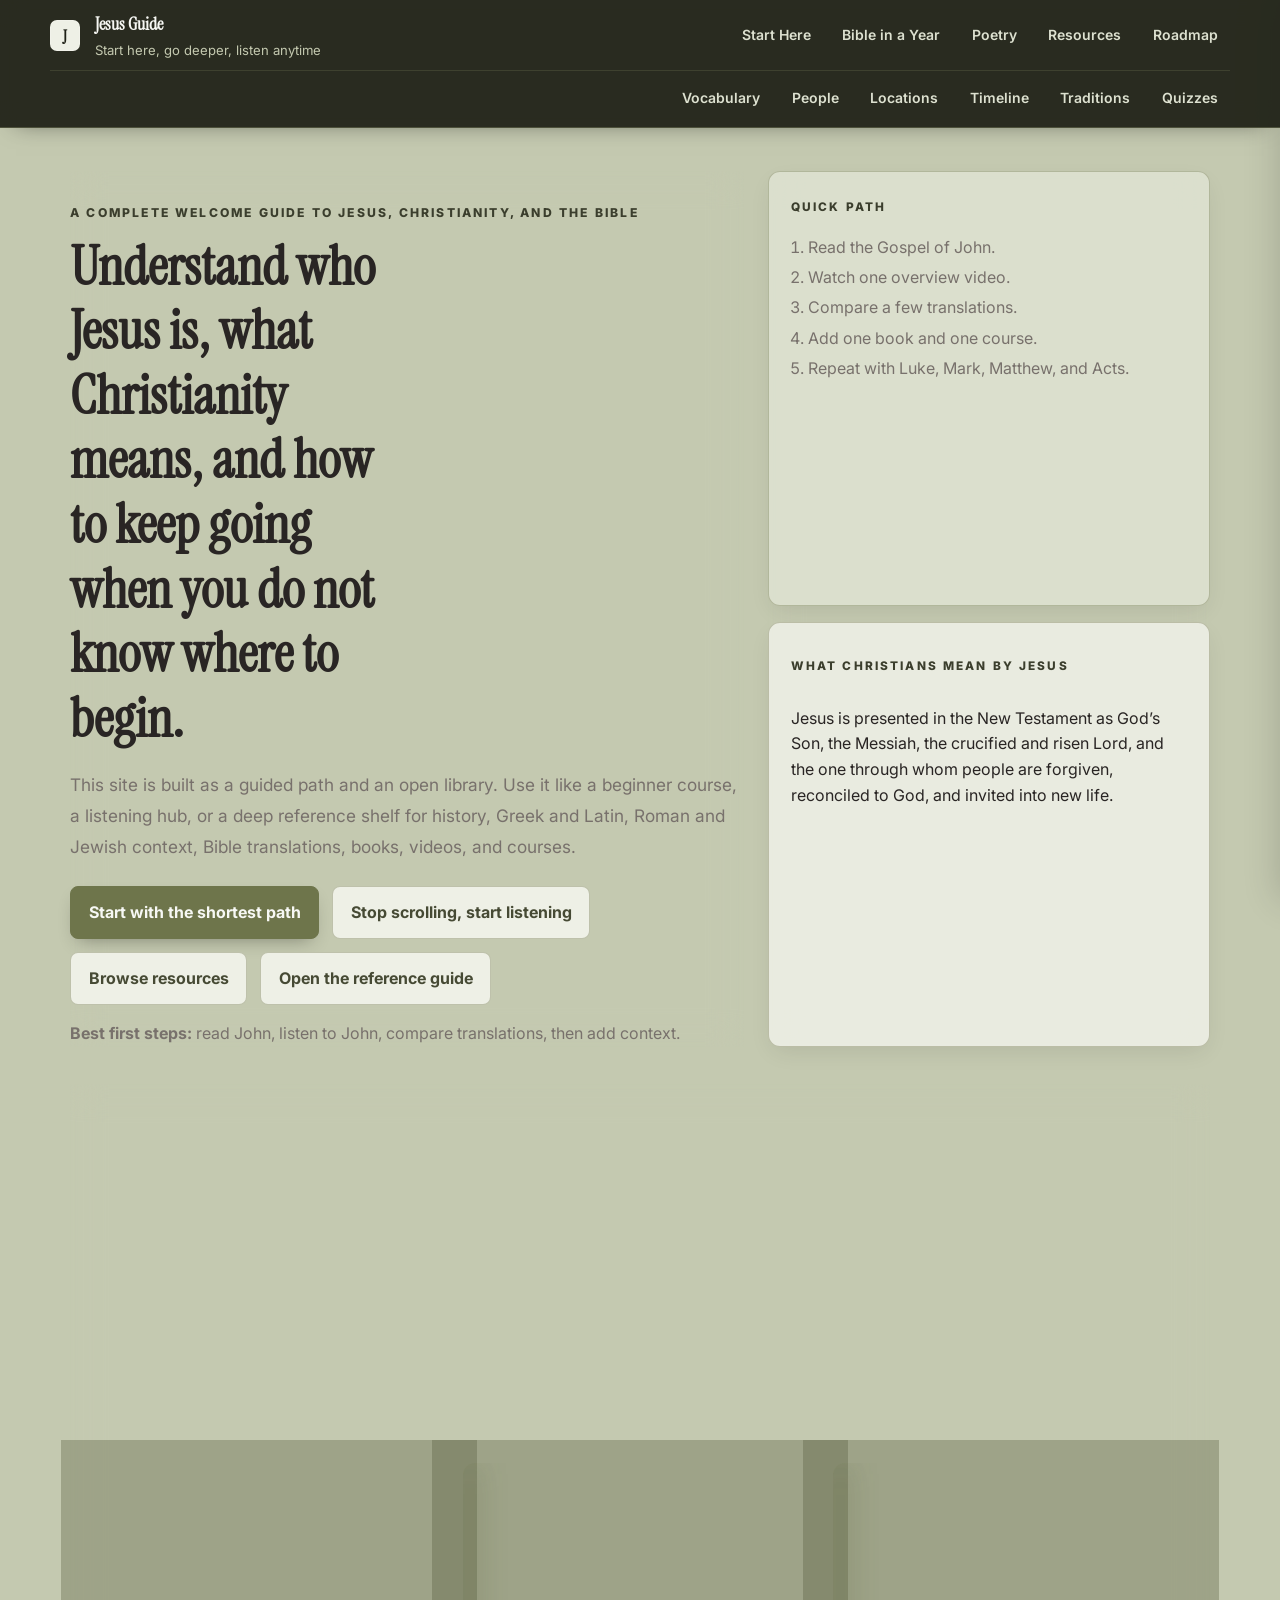
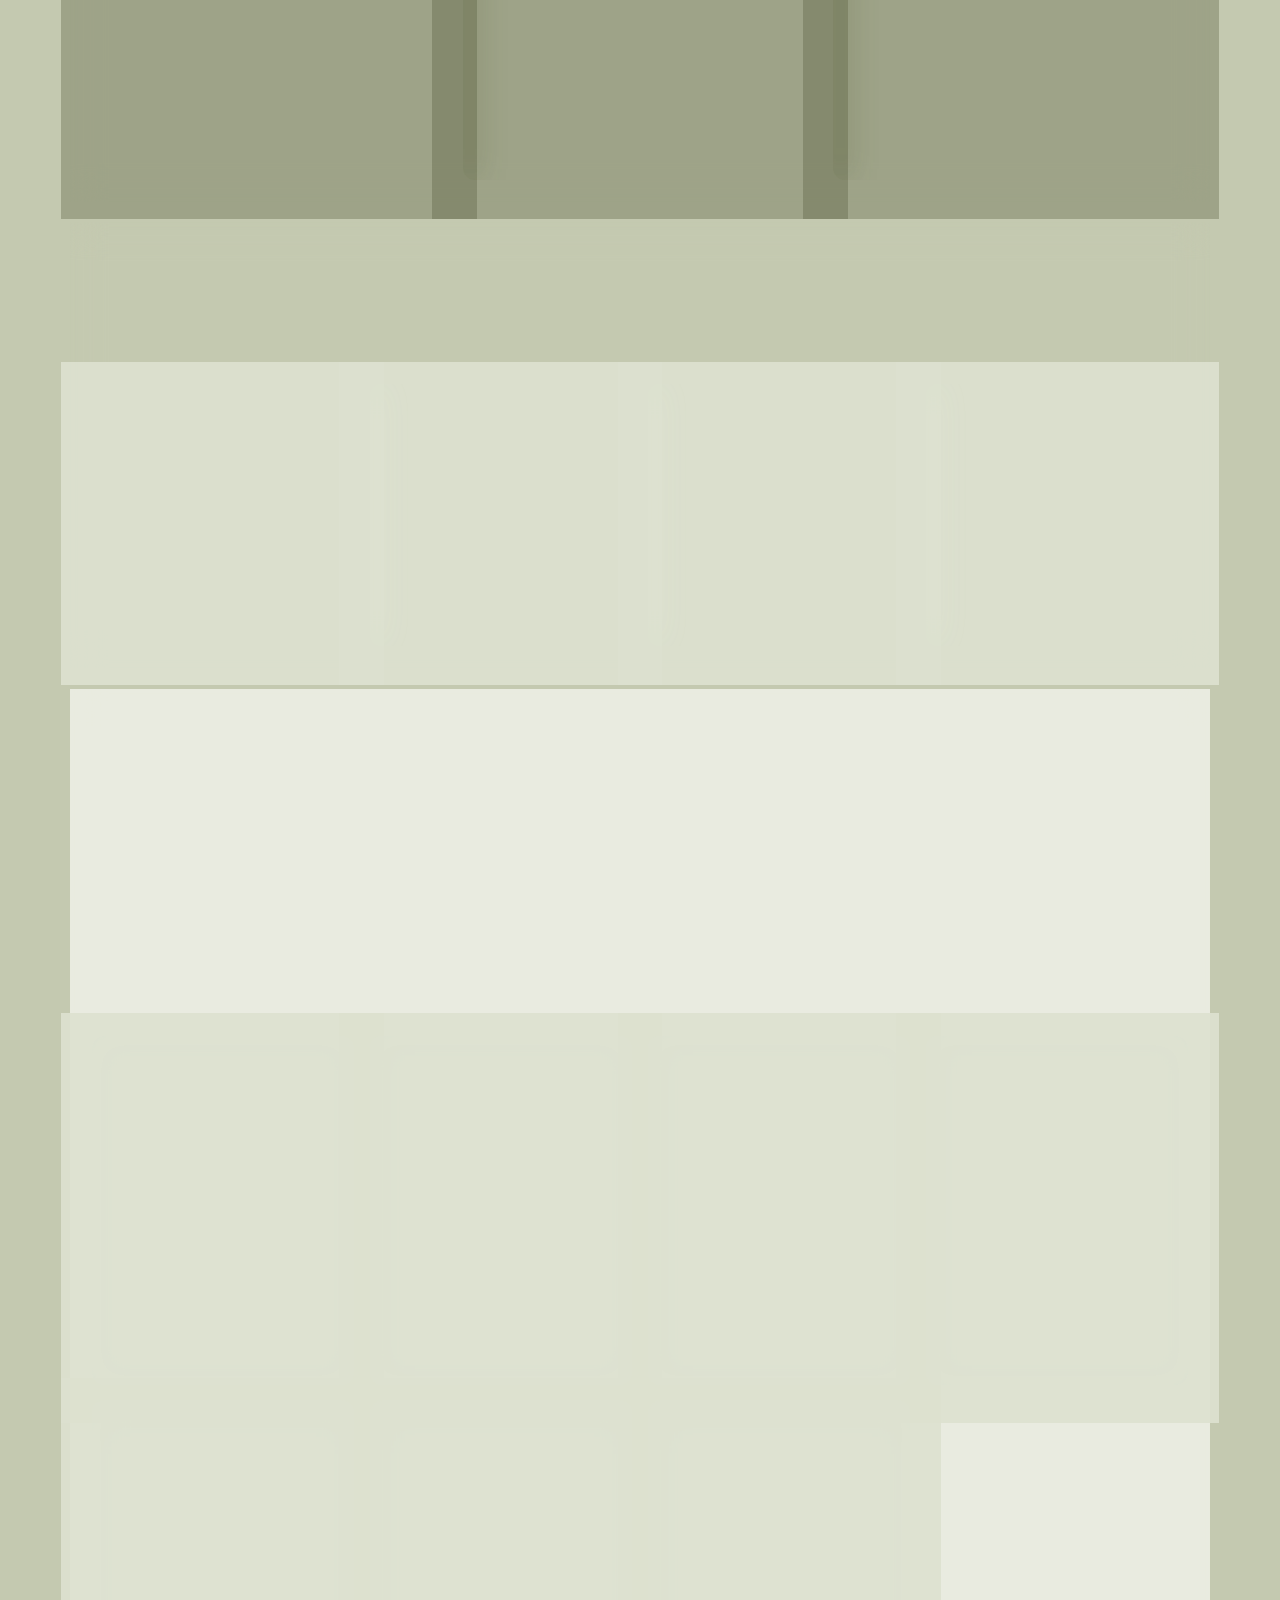
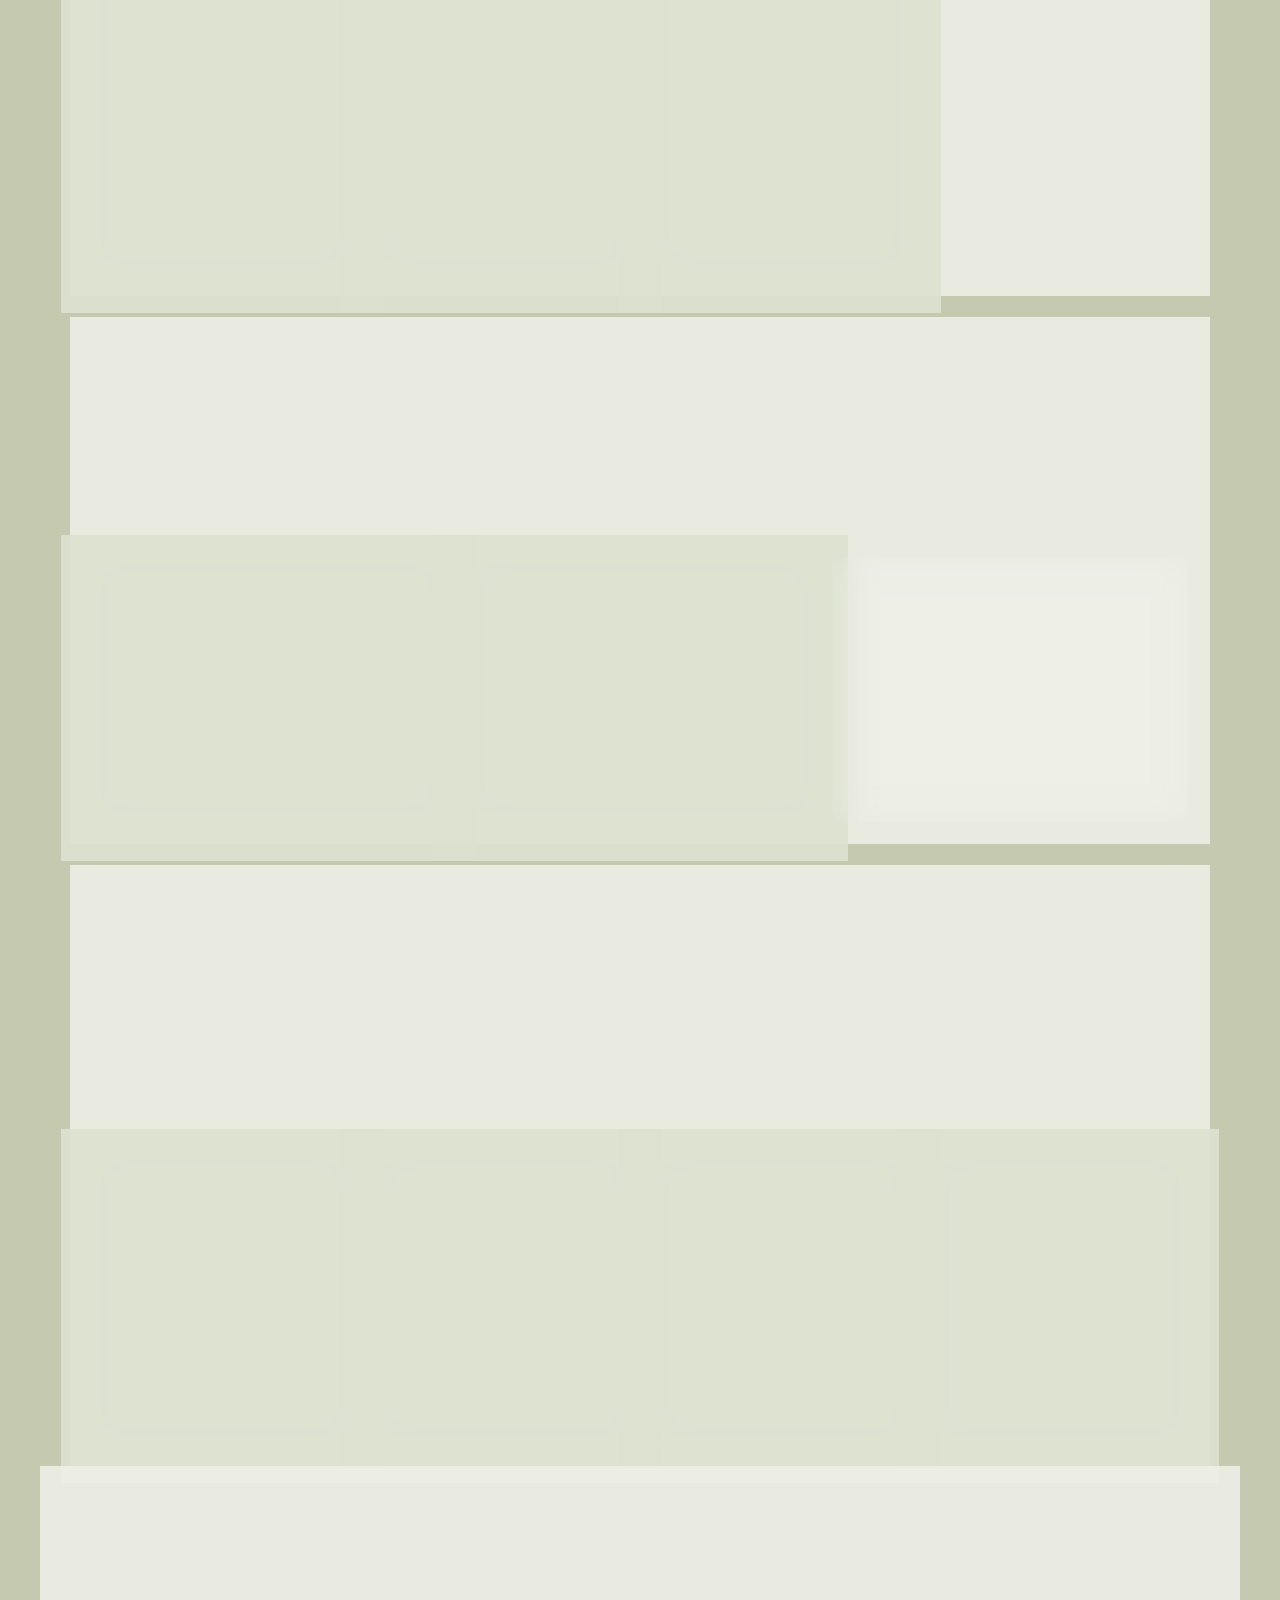
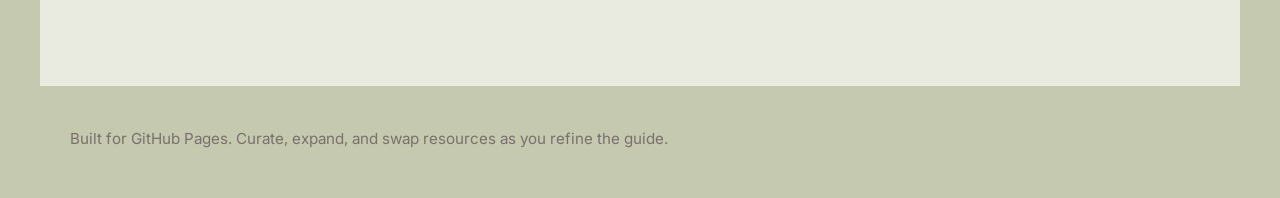
<file: index.html>
<!doctype html>
<html lang="en">
  <head>
    <meta charset="utf-8" />
    <meta name="viewport" content="width=device-width, initial-scale=1" />
    <meta
      name="description"
      content="A guided, beginner-friendly Bible and Jesus resource hub with listening paths, study tools, books, courses, and historical context."
    />
    <meta name="theme-color" content="#1f2117" />
    <title>Jesus Guide | Bible Study Welcome Guide</title>
    <link rel="preconnect" href="https://fonts.googleapis.com" />
    <link rel="preconnect" href="https://fonts.gstatic.com" crossorigin />
    <link
      href="https://fonts.googleapis.com/css2?family=Instrument+Serif:ital@0;1&family=Inter:ital,opsz,wght@0,14..32,400..900;1,14..32,400..900&display=swap"
      rel="stylesheet"
    />
    <link rel="stylesheet" href="./styles.css?v=20260510-1" />
  </head>
  <body>
    <div class="backdrop backdrop-a"></div>
    <div class="backdrop backdrop-b"></div>

    <header class="topbar">
      <div class="topbar-main">
        <a class="brand" href="./index.html#top">
          <span class="brand-mark">J</span>
          <span>
            <strong>Jesus Guide</strong>
            <small>Start here, go deeper, listen anytime</small>
          </span>
        </a>
        <nav class="topnav topnav-primary" aria-label="Primary">
          <a href="./index.html#start-here">Start Here</a>
          <a href="./index.html#bible-in-a-year">Bible in a Year</a>
          <a href="./poetry.html">Poetry</a>
          <a href="./resources.html">Resources</a>
          <a href="./roadmap.html">Roadmap</a>
        </nav>
      </div>
      <nav class="topnav topnav-reference" aria-label="Reference">
        <a href="./reference.html#vocabulary">Vocabulary</a>
        <a href="./reference.html#people">People</a>
        <a href="./reference.html#locations">Locations</a>
        <a href="./reference.html#timeline">Timeline</a>
        <a href="./reference.html#traditions">Traditions</a>
        <a href="./reference.html#quizzes">Quizzes</a>
      </nav>
    </header>

    <main id="top" class="shell">
      <section class="hero">
        <div class="hero-copy">
          <p class="eyebrow">A complete welcome guide to Jesus, Christianity, and the Bible</p>
          <h1>Understand who Jesus is, what Christianity means, and how to keep going when you do not know where to begin.</h1>
          <p class="lede">
            This site is built as a guided path and an open library. Use it like a beginner course, a
            listening hub, or a deep reference shelf for history, Greek and Latin, Roman and Jewish
            context, Bible translations, books, videos, and courses.
          </p>
          <div class="hero-actions">
            <a class="button button-primary" href="#start-here">Start with the shortest path</a>
            <a class="button button-secondary" href="#bible-in-a-year">Stop scrolling, start listening</a>
            <a class="button button-secondary" href="./resources.html">Browse resources</a>
            <a class="button button-secondary" href="./reference.html">Open the reference guide</a>
          </div>
          <div class="hero-note">
            <strong>Best first steps:</strong> read John, listen to John, compare translations, then add context.
          </div>
        </div>

        <aside class="hero-panel">
          <div class="panel-card panel-card-glow">
            <span class="panel-kicker">Quick path</span>
            <ol class="steps">
              <li>Read the Gospel of John.</li>
              <li>Watch one overview video.</li>
              <li>Compare a few translations.</li>
              <li>Add one book and one course.</li>
              <li>Repeat with Luke, Mark, Matthew, and Acts.</li>
            </ol>
          </div>
          <div class="panel-card panel-card-subtle">
            <p class="panel-kicker">What Christians mean by Jesus</p>
            <p>
              Jesus is presented in the New Testament as God’s Son, the Messiah, the crucified and
              risen Lord, and the one through whom people are forgiven, reconciled to God, and invited
              into new life.
            </p>
          </div>
        </aside>
      </section>

      <section id="bible-in-a-year" class="section bible-year-section">
        <div class="bible-year-layout">
          <div class="section-heading section-heading-wide">
            <p class="eyebrow">Daily Listening Path</p>
            <h2>Stop scrolling. Start listening to Scripture.</h2>
            <p>
              The Bible in a Year with Fr. Mike Schmitz is a full 365-episode listening path through
              the Catholic Bible, with Scripture readings, short commentary, and prayer. It gives
              people something better to open when they would normally drift into social media.
            </p>
            <div class="hero-actions bible-year-actions">
              <a
                class="button button-primary"
                href="https://www.youtube.com/watch?v=JFbGuKTjlmc&list=PL0QzUlsjD3k3UnRBLz_Y3DYQGv-mQAqy0"
                target="_blank"
                rel="noopener noreferrer"
              >Open YouTube playlist</a>
              <a
                class="button button-secondary"
                href="https://app.ascensionpress.com/podcasts/bible?utm_source=ascension-shopify&utm_medium=website"
                target="_blank"
                rel="noopener noreferrer"
              >Listen on Ascension</a>
              <a
                class="button button-secondary"
                href="https://stthecla.com/wp-content/uploads/2021/09/Bible-in-a-Year-Reading-Plan.pdf"
                target="_blank"
                rel="noopener noreferrer"
              >Open reading plan PDF</a>
            </div>
          </div>

          <aside class="bible-year-media" aria-label="Bible in a Year YouTube playlist">
            <iframe
              src="https://www.youtube.com/embed/videoseries?list=PL0QzUlsjD3k3UnRBLz_Y3DYQGv-mQAqy0"
              title="The Bible in a Year with Fr. Mike Schmitz playlist"
              loading="lazy"
              allow="accelerometer; autoplay; clipboard-write; encrypted-media; gyroscope; picture-in-picture; web-share"
              allowfullscreen
            ></iframe>
          </aside>
        </div>

        <div class="grid grid-3 bible-year-cards">
          <article class="card card-quiet">
            <h3>Why it works</h3>
            <p>
              Each daily episode is short enough to replace a scrolling session, but substantial
              enough to build a real whole-Bible habit over time.
            </p>
          </article>
          <article class="card card-quiet">
            <h3>How to use it</h3>
            <ol class="steps">
              <li>Put the playlist or podcast where your social apps usually win.</li>
              <li>Listen while walking, driving, cleaning, or winding down.</li>
              <li>Keep a Bible nearby when a passage makes you want to slow down.</li>
              <li>If you miss days, resume from the next episode instead of quitting.</li>
            </ol>
          </article>
          <article class="card card-quiet">
            <h3>What to know</h3>
            <p>
              This is a Catholic reading plan using the RSV Second Catholic Edition and includes the
              deuterocanonical books, so it is especially useful for understanding Catholic Scripture practice.
            </p>
          </article>
        </div>
      </section>

      <section id="start-here" class="section">
        <div class="section-heading">
          <p class="eyebrow">Start Here</p>
          <h2>If you only do one thing, do this.</h2>
        </div>
        <div class="grid grid-4">
          <article class="card card-with-action">
            <div class="card-topline">
              <span class="badge">1</span>
              <button
                class="icon-button resource-panel-trigger"
                type="button"
                aria-label="Open why John first guide"
                aria-controls="guide-drawer"
                aria-expanded="false"
                data-drawer-open="john"
              >
                <span class="text-lightbulb" aria-hidden="true">?</span>
              </button>
            </div>
            <h3>Read John first</h3>
            <p>John is the clearest first look at who Jesus is, what he said, and why his life matters.</p>
          </article>
          <article class="card card-with-action">
            <div class="card-topline">
              <span class="badge">2</span>
              <button
                class="icon-button resource-panel-trigger"
                type="button"
                aria-label="Open listening resources"
                aria-controls="guide-drawer"
                aria-expanded="false"
                data-drawer-open="listening"
              >
                <svg
                  class="resource-panel-icon"
                  xmlns="http://www.w3.org/2000/svg"
                  fill="none"
                  viewBox="0 0 24 24"
                  width="24"
                  height="24"
                  stroke="currentColor"
                  stroke-width="1.5"
                  aria-hidden="true"
                  focusable="false"
                >
                  <path stroke-linecap="round" stroke-linejoin="round" d="M12 18v-5.25m0 0a6.01 6.01 0 0 0 1.5-.189m-1.5.189a6.01 6.01 0 0 1-1.5-.189m3.75 7.478a12.06 12.06 0 0 1-4.5 0m3.75 2.383a14.406 14.406 0 0 1-3 0M14.25 18v-.192c0-.983.658-1.823 1.508-2.316a7.5 7.5 0 1 0-7.517 0c.85.493 1.509 1.333 1.509 2.316V18" />
                </svg>
              </button>
            </div>
            <h3>Listen while you read</h3>
            <p>Hearing the Gospel out loud helps the story land, especially if you are new to Christian language.</p>
          </article>
          <article class="card card-with-action">
            <div class="card-topline">
              <span class="badge">3</span>
              <button
                class="icon-button resource-panel-trigger"
                type="button"
                aria-label="Open translation guide"
                aria-controls="guide-drawer"
                aria-expanded="false"
                data-drawer-open="translations"
              >
                <span class="text-lightbulb" aria-hidden="true">?</span>
              </button>
            </div>
            <h3>Compare translations</h3>
            <p>Use one readable translation and one more literal translation to see nuance.</p>
          </article>
          <article class="card card-with-action">
            <div class="card-topline">
              <span class="badge">4</span>
              <button
                class="icon-button resource-panel-trigger"
                type="button"
                aria-label="Open context and gospel guide"
                aria-controls="guide-drawer"
                aria-expanded="false"
                data-drawer-open="gospel"
              >
                <span class="text-lightbulb" aria-hidden="true">?</span>
              </button>
            </div>
            <h3>Add context</h3>
            <p>Learn the Jewish, Roman, Greek, and geographic world behind the text so the stories make sense.</p>
          </article>
        </div>
      </section>

      <section id="first-seven-days" class="section first-path-section">
        <div class="section-heading section-heading-wide">
          <p class="eyebrow">The Way</p>
          <h2>Your first 7 days with John.</h2>
          <p>
            A simple path for meeting Jesus in the Gospel of John. Read one portion, listen along,
            answer one honest question, then keep going tomorrow.
          </p>
        </div>
        <div class="path-summary">
          <div>
            <span class="path-summary-label">Progress</span>
            <strong id="path-progress-count">0 of 7 days</strong>
          </div>
          <button class="button button-secondary" type="button" id="path-reset">Reset progress</button>
        </div>
        <div class="first-days-grid" id="first-days-grid"></div>
      </section>

      <section id="after-week-one" class="section next-path-section">
        <div class="section-heading section-heading-wide">
          <p class="eyebrow">After Week One</p>
          <h2>Keep the path clear, then widen it slowly.</h2>
          <p>
            Once John has given you a first picture of Jesus, the next steps add practices,
            more Gospel reading, and a longer 90-day rhythm without forcing everything at once.
          </p>
        </div>
        <div class="next-path-grid">
          <article class="card next-path-card card-with-action">
            <div class="card-topline">
              <span class="track-pill">Days 8-14</span>
              <button
                class="icon-button resource-panel-trigger"
                type="button"
                aria-label="Open prayer guide"
                aria-controls="guide-drawer"
                aria-expanded="false"
                data-drawer-open="prayer"
              >
                <span class="text-lightbulb" aria-hidden="true">?</span>
              </button>
            </div>
            <h3>Begin the practices</h3>
            <p>Scripture, prayer, rest, community, generosity, service, and witness. One practice at a time.</p>
          </article>
          <article class="card next-path-card">
            <span class="track-pill">Days 15-28</span>
            <h3>Keep walking with Jesus</h3>
            <p>Move into Luke and the other Gospels so John becomes part of a fuller picture.</p>
          </article>
          <article class="card next-path-card next-path-card-feature">
            <span class="track-pill">90 days</span>
            <h3>A fuller first journey</h3>
            <p>Gospels, Acts, Romans, Ephesians, whole-Bible foundations, and a simple rule of life.</p>
            <a class="link" href="./roadmap.html">Open roadmap</a>
          </article>
        </div>
      </section>

      <section id="deeper-paths" class="section path-hub-section">
        <div class="section-heading section-heading-wide">
          <p class="eyebrow">Go Deeper</p>
          <h2>Choose a focused room instead of scrolling forever.</h2>
          <p>
            The homepage now keeps the first journey clear. Use these dedicated pages when you are
            ready for a deeper shelf, a full reference guide, or a longer mastery map.
          </p>
        </div>

        <div class="grid grid-4 path-hub-grid">
          <article class="card path-hub-card">
            <span class="track-pill">Library</span>
            <h3>Resources</h3>
            <p>Books, courses, tools, audio, and video in a searchable library.</p>
            <a class="link" href="./resources.html">Open resources</a>
          </article>
          <article class="card path-hub-card">
            <span class="track-pill">Imagination</span>
            <h3>Poetry</h3>
            <p>Milton, Dante, Bunyan, Herbert, Donne, Spenser, Eliot, Faust, and Scripture anchors.</p>
            <a class="link" href="./poetry.html">Open poetry guide</a>
          </article>
          <article class="card path-hub-card">
            <span class="track-pill">Reference</span>
            <h3>Words and context</h3>
            <p>Vocabulary, people, places, timeline, traditions, and quizzes.</p>
            <a class="link" href="./reference.html">Open reference</a>
          </article>
          <article class="card path-hub-card">
            <span class="track-pill">Long path</span>
            <h3>Mastery roadmap</h3>
            <p>A multi-year map for Scripture, history, traditions, language, and teaching.</p>
            <a class="link" href="./roadmap.html">Open roadmap</a>
          </article>
        </div>
      </section>

      <section class="section callout">
        <div>
          <p class="eyebrow">A note on framing</p>
          <h2>This is meant to be broad, beginner-friendly, and honest.</h2>
          <p>
            The goal is not to force a narrow denomination, but to help a new person understand Jesus,
            the Bible, and Christianity clearly, with enough structure to explore, enough listening
            options to stay connected, and enough depth to keep learning.
          </p>
        </div>
      </section>
    </main>

    <footer class="footer">
      <p>Built for GitHub Pages. Curate, expand, and swap resources as you refine the guide.</p>
    </footer>

    <div class="drawer-overlay" data-drawer-close hidden></div>
    <aside
      class="resource-drawer"
      id="guide-drawer"
      role="dialog"
      aria-modal="true"
      aria-labelledby="guide-drawer-title"
      aria-hidden="true"
      inert
    >
      <div class="drawer-head">
        <div>
          <p class="eyebrow" id="guide-drawer-kicker">Guide</p>
          <h2 id="guide-drawer-title">Helpful next step.</h2>
        </div>
        <button class="icon-button" type="button" aria-label="Close guide panel" data-drawer-close>
          <span aria-hidden="true">&times;</span>
        </button>
      </div>

      <div id="guide-drawer-body"></div>
    </aside>

    <script src="./app.js?v=20260510-1"></script>
  </body>
</html>
</file>
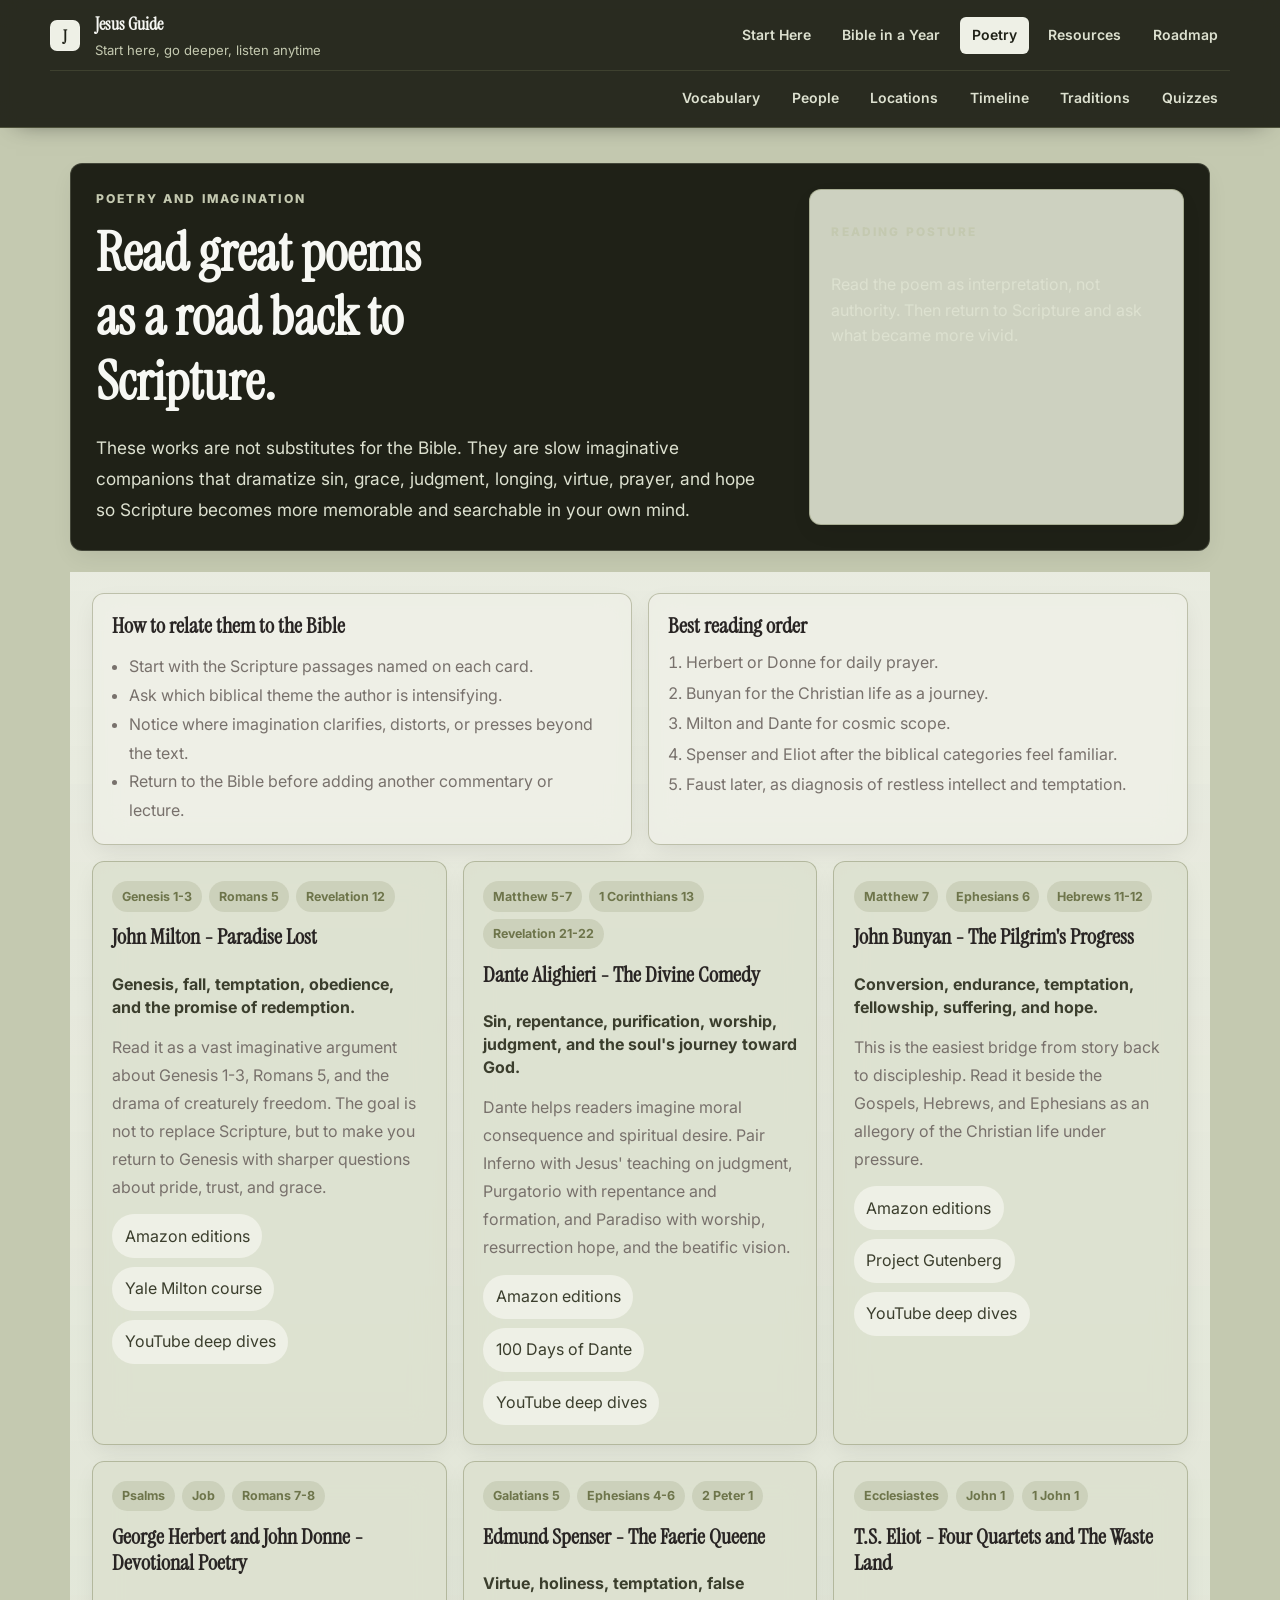
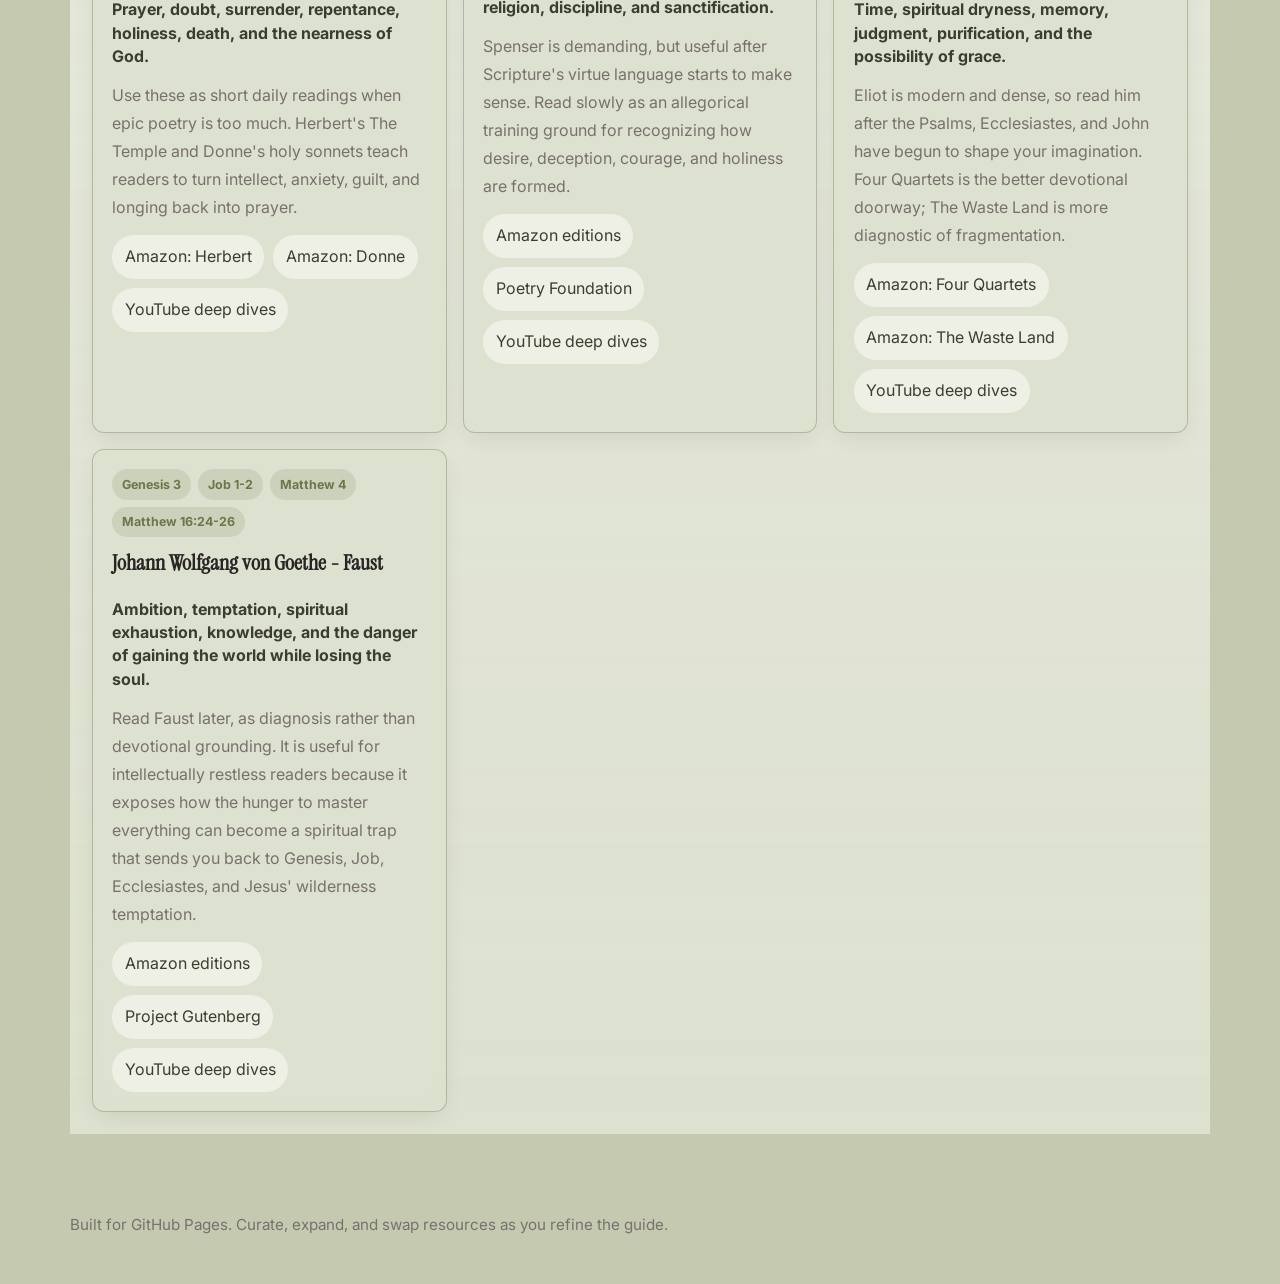
<file: poetry.html>
<!doctype html>
<html lang="en">
  <head>
    <meta charset="utf-8" />
    <meta name="viewport" content="width=device-width, initial-scale=1" />
    <meta
      name="description"
      content="A Christian poetry and imagination guide connecting Milton, Dante, Bunyan, Herbert, Donne, Spenser, Eliot, Faust, and Scripture."
    />
    <meta name="theme-color" content="#1f2117" />
    <title>Poetry | Jesus Guide</title>
    <link rel="preconnect" href="https://fonts.googleapis.com" />
    <link rel="preconnect" href="https://fonts.gstatic.com" crossorigin />
    <link
      href="https://fonts.googleapis.com/css2?family=Instrument+Serif:ital@0;1&family=Inter:ital,opsz,wght@0,14..32,400..900;1,14..32,400..900&display=swap"
      rel="stylesheet"
    />
    <link rel="stylesheet" href="./styles.css?v=20260510-1" />
  </head>
  <body>
    <header class="topbar">
      <div class="topbar-main">
        <a class="brand" href="./index.html#top">
          <span class="brand-mark">J</span>
          <span>
            <strong>Jesus Guide</strong>
            <small>Start here, go deeper, listen anytime</small>
          </span>
        </a>
        <nav class="topnav topnav-primary" aria-label="Primary">
          <a href="./index.html#start-here">Start Here</a>
          <a href="./index.html#bible-in-a-year">Bible in a Year</a>
          <a href="./poetry.html" aria-current="page">Poetry</a>
          <a href="./resources.html">Resources</a>
          <a href="./roadmap.html">Roadmap</a>
        </nav>
      </div>
      <nav class="topnav topnav-reference" aria-label="Reference">
        <a href="./reference.html#vocabulary">Vocabulary</a>
        <a href="./reference.html#people">People</a>
        <a href="./reference.html#locations">Locations</a>
        <a href="./reference.html#timeline">Timeline</a>
        <a href="./reference.html#traditions">Traditions</a>
        <a href="./reference.html#quizzes">Quizzes</a>
      </nav>
    </header>

    <main id="top" class="shell">
      <section class="page-hero dark-feature">
        <div>
          <p class="eyebrow">Poetry and imagination</p>
          <h1>Read great poems as a road back to Scripture.</h1>
          <p class="lede">
            These works are not substitutes for the Bible. They are slow imaginative companions that
            dramatize sin, grace, judgment, longing, virtue, prayer, and hope so Scripture becomes
            more memorable and searchable in your own mind.
          </p>
        </div>
        <aside class="panel-card dark-card">
          <p class="panel-kicker">Reading posture</p>
          <p>Read the poem as interpretation, not authority. Then return to Scripture and ask what became more vivid.</p>
        </aside>
      </section>

      <section class="section poetry-section">
        <div class="split-grid poetry-lens">
          <article class="card card-quiet">
            <h3>How to relate them to the Bible</h3>
            <ul class="bullets">
              <li>Start with the Scripture passages named on each card.</li>
              <li>Ask which biblical theme the author is intensifying.</li>
              <li>Notice where imagination clarifies, distorts, or presses beyond the text.</li>
              <li>Return to the Bible before adding another commentary or lecture.</li>
            </ul>
          </article>
          <article class="card card-quiet">
            <h3>Best reading order</h3>
            <ol class="steps">
              <li>Herbert or Donne for daily prayer.</li>
              <li>Bunyan for the Christian life as a journey.</li>
              <li>Milton and Dante for cosmic scope.</li>
              <li>Spenser and Eliot after the biblical categories feel familiar.</li>
              <li>Faust later, as diagnosis of restless intellect and temptation.</li>
            </ol>
          </article>
        </div>

        <div class="grid grid-3 poetry-grid" id="poetry-grid"></div>
      </section>
    </main>

    <footer class="footer">
      <p>Built for GitHub Pages. Curate, expand, and swap resources as you refine the guide.</p>
    </footer>

    <script src="./app.js?v=20260510-1"></script>
  </body>
</html>
</file>
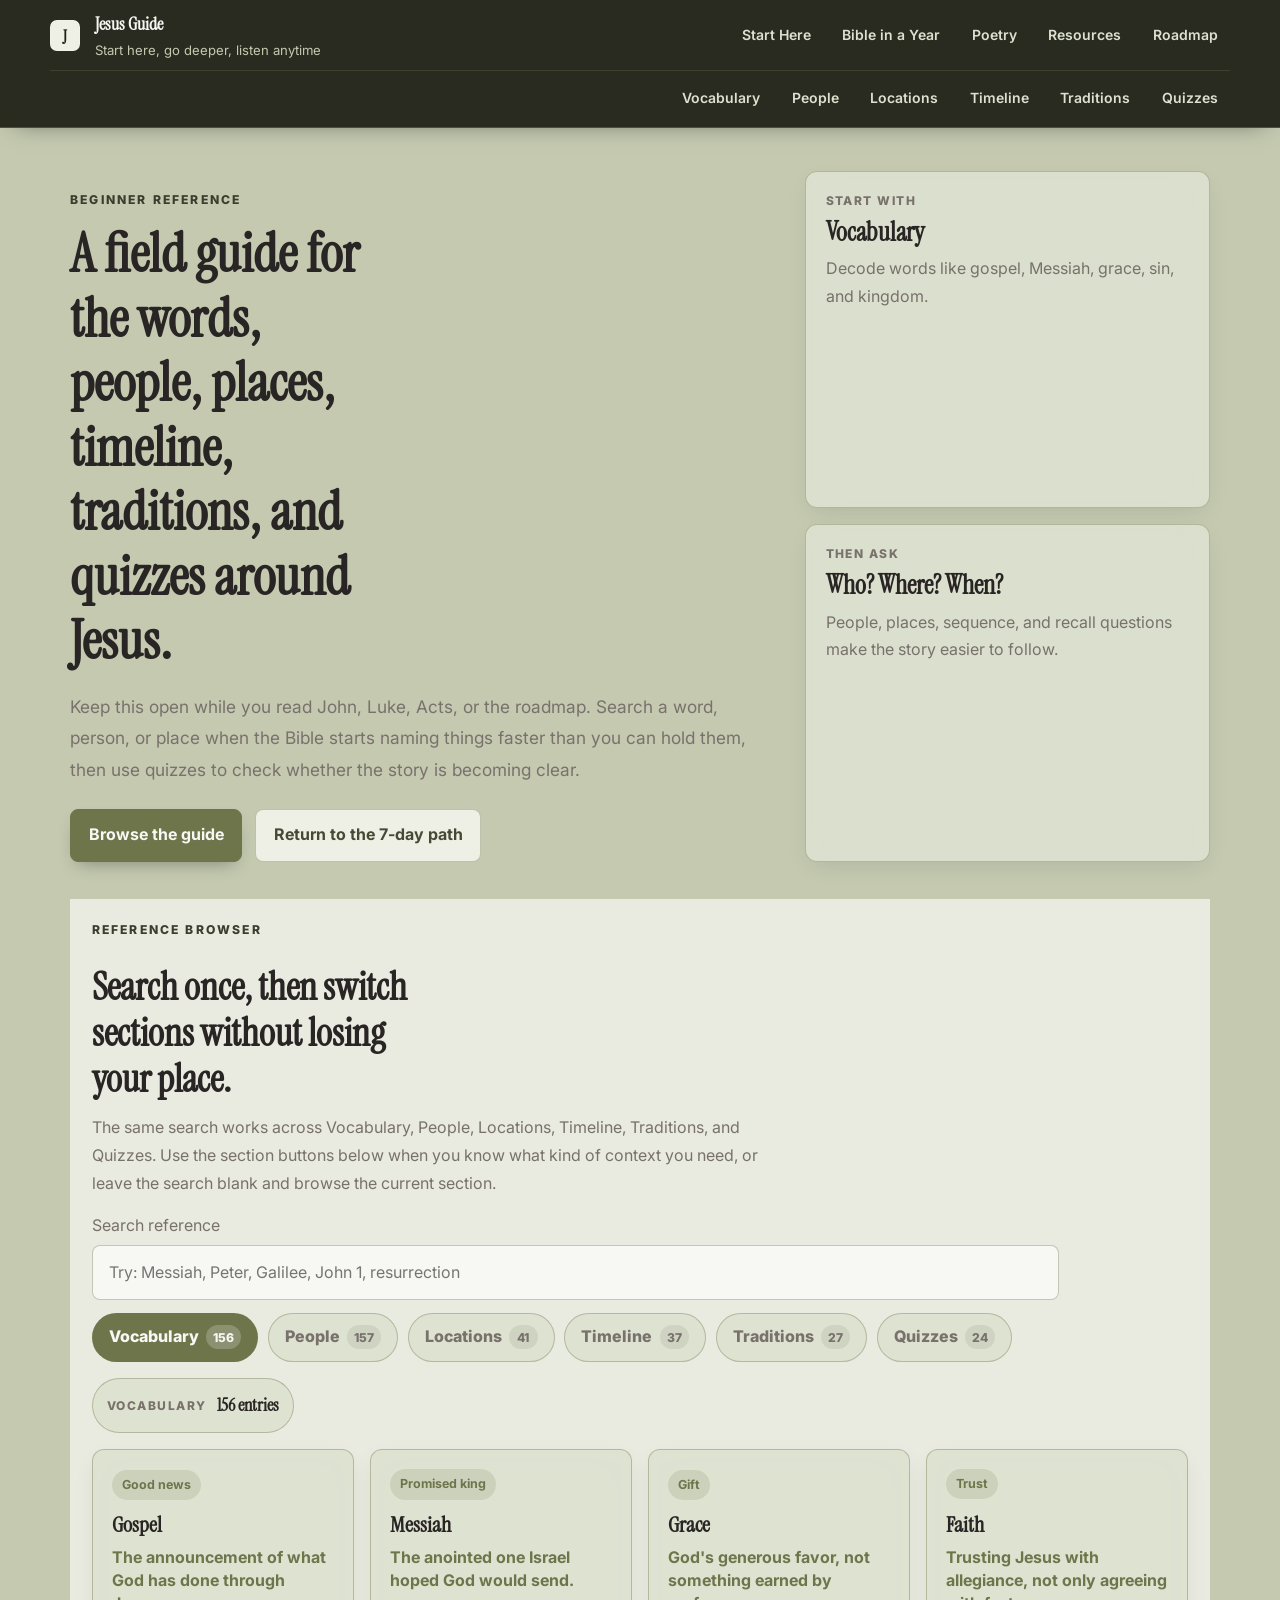
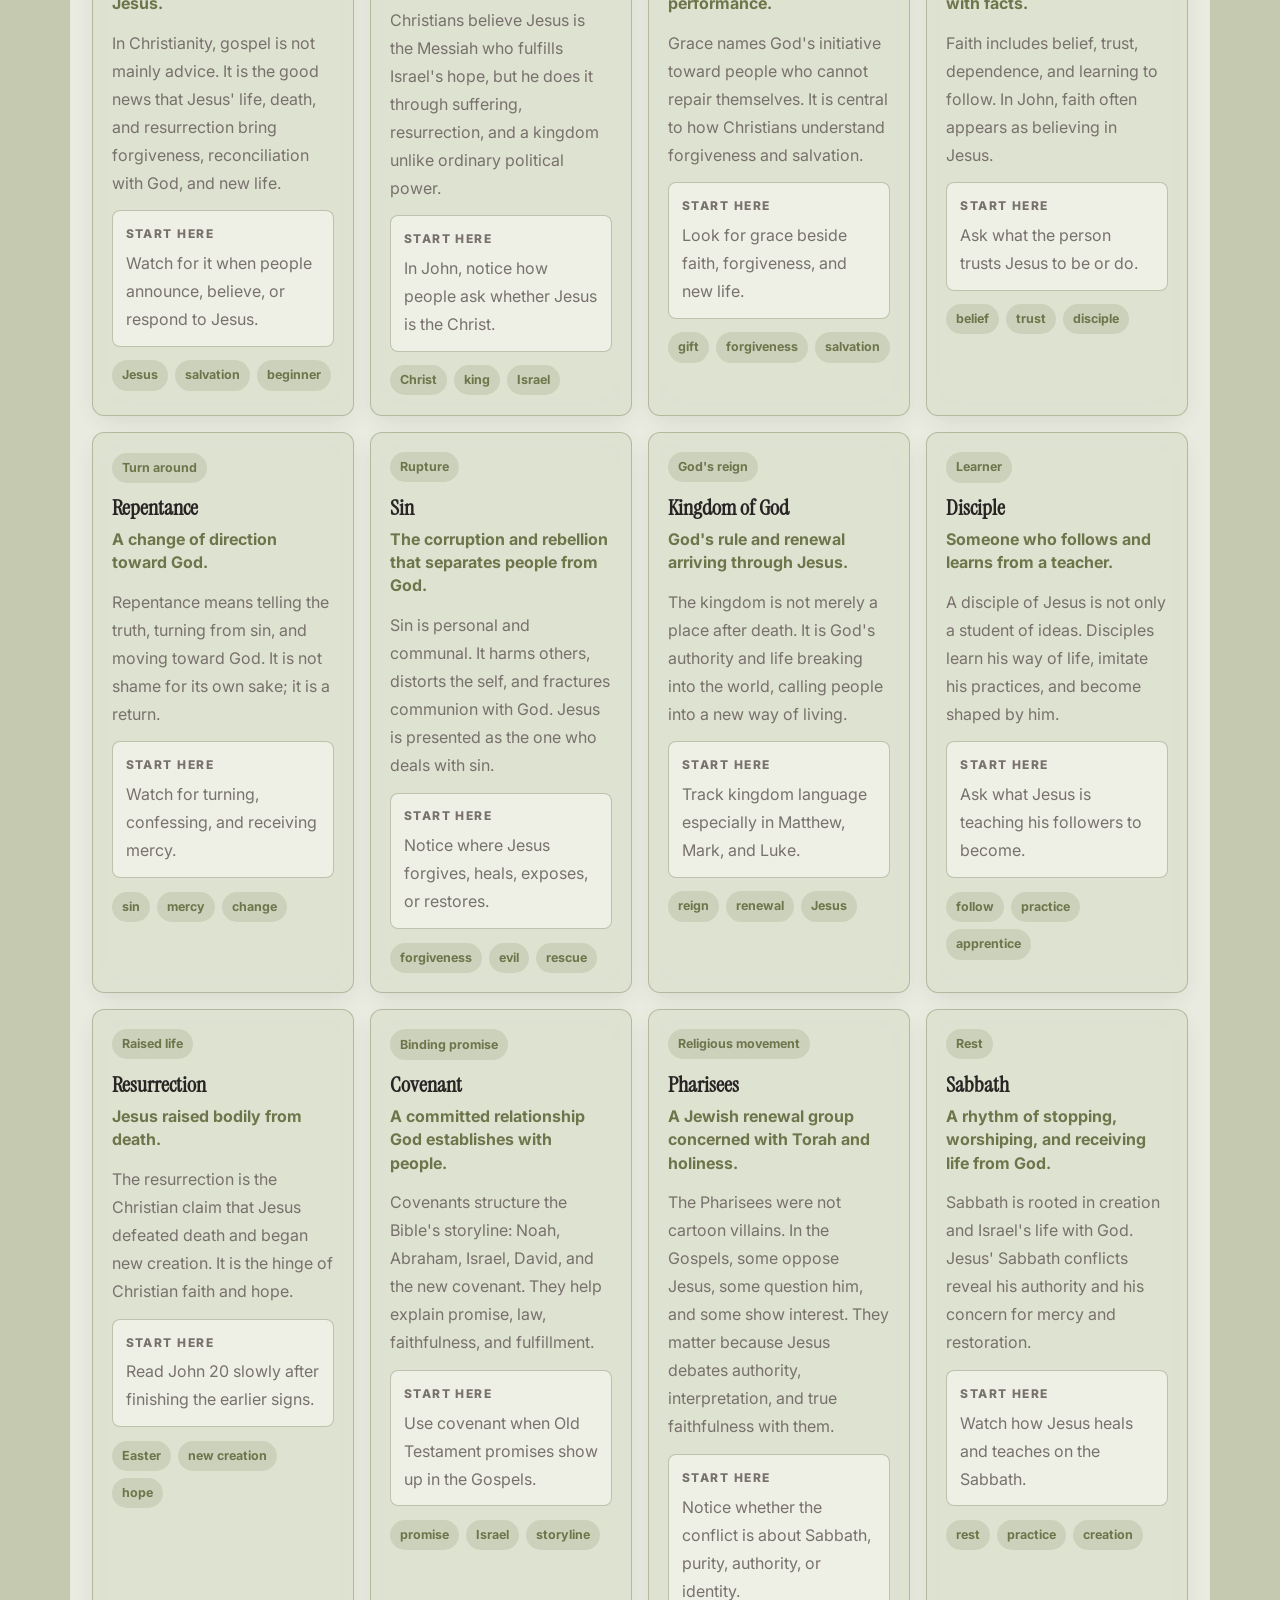
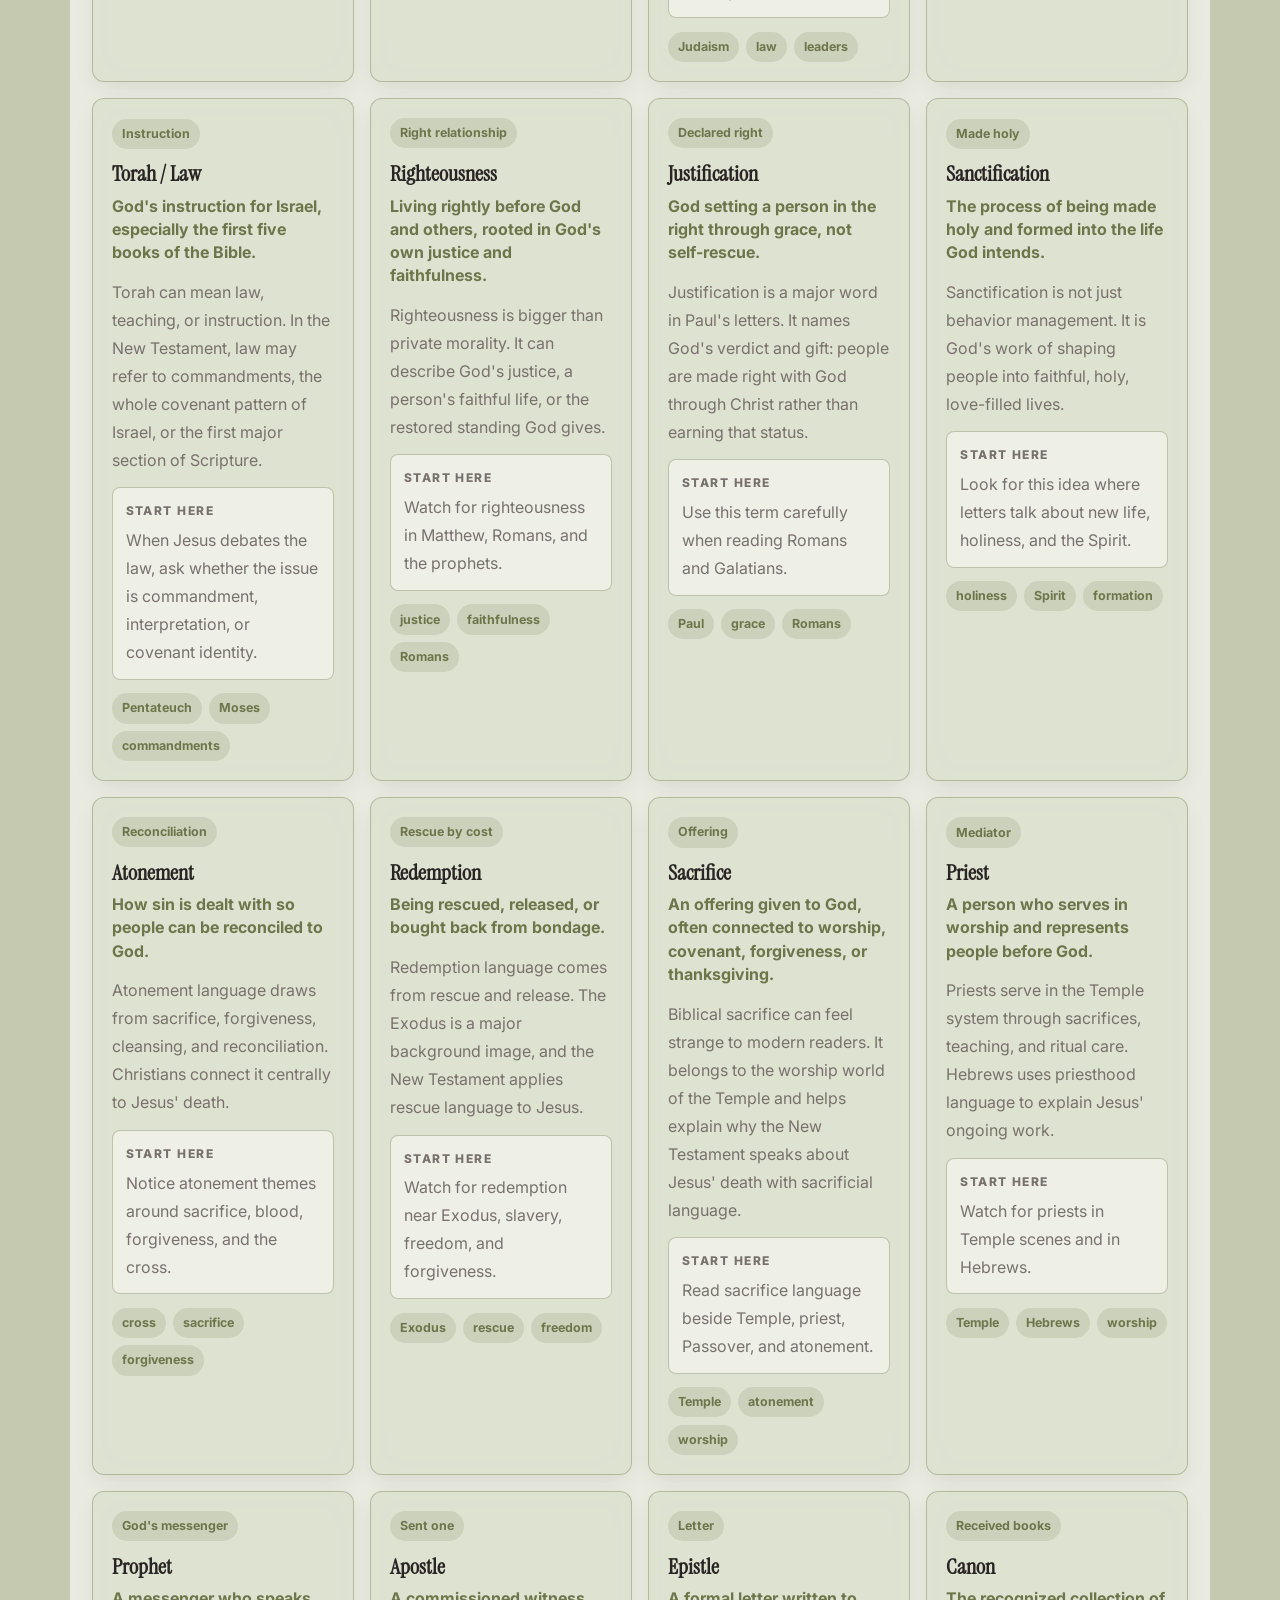
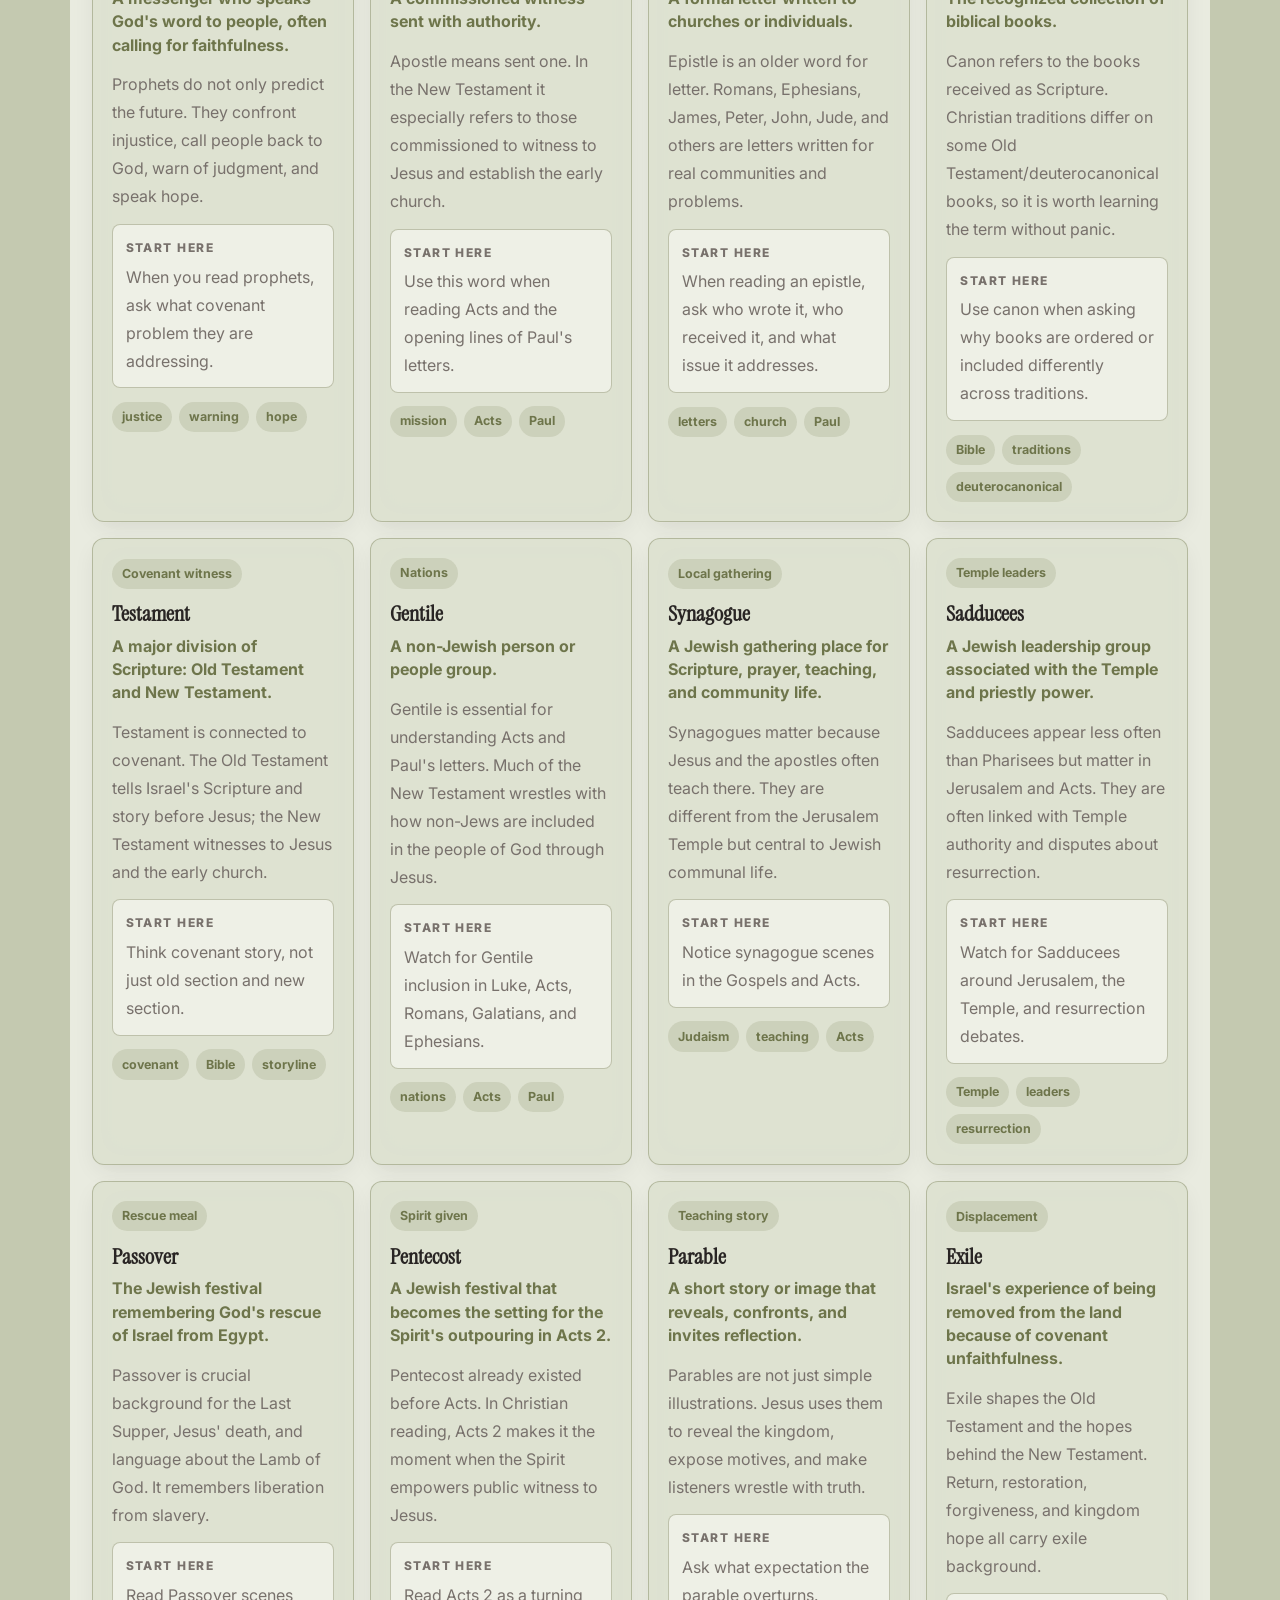
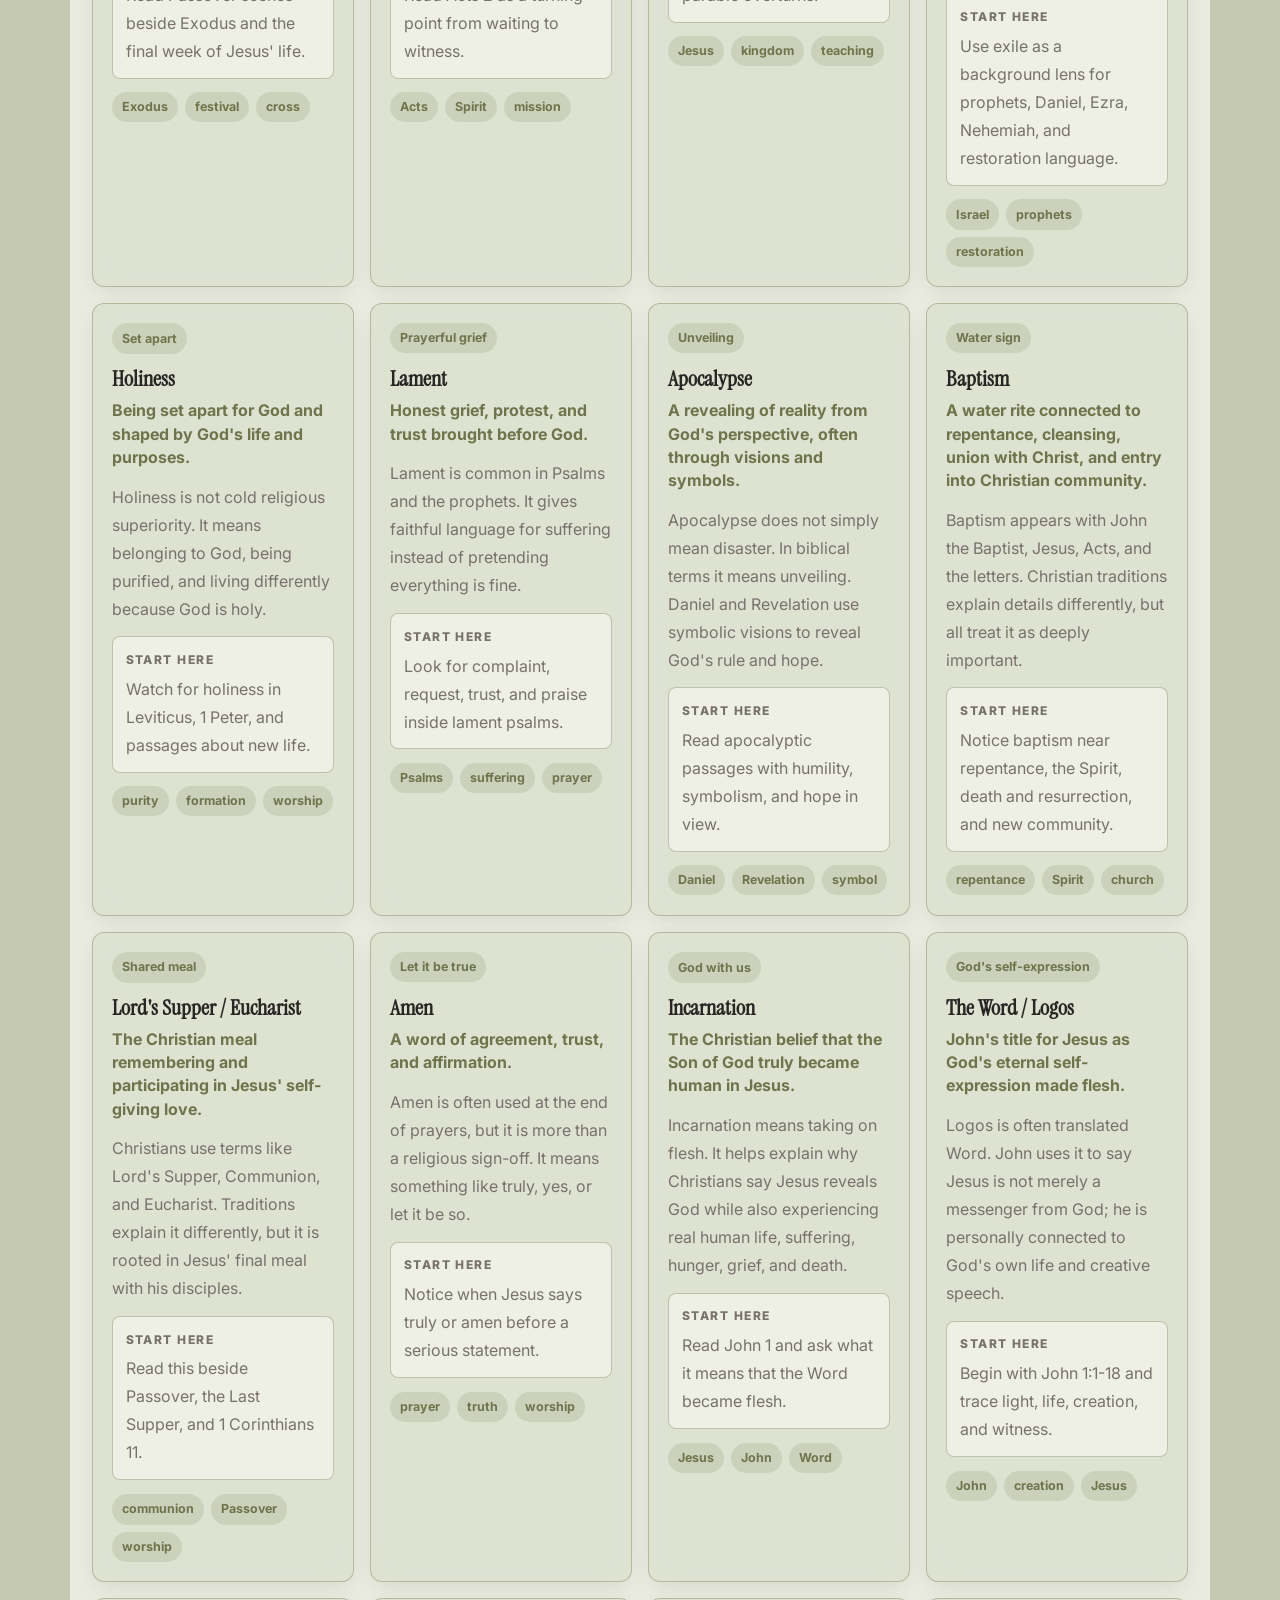
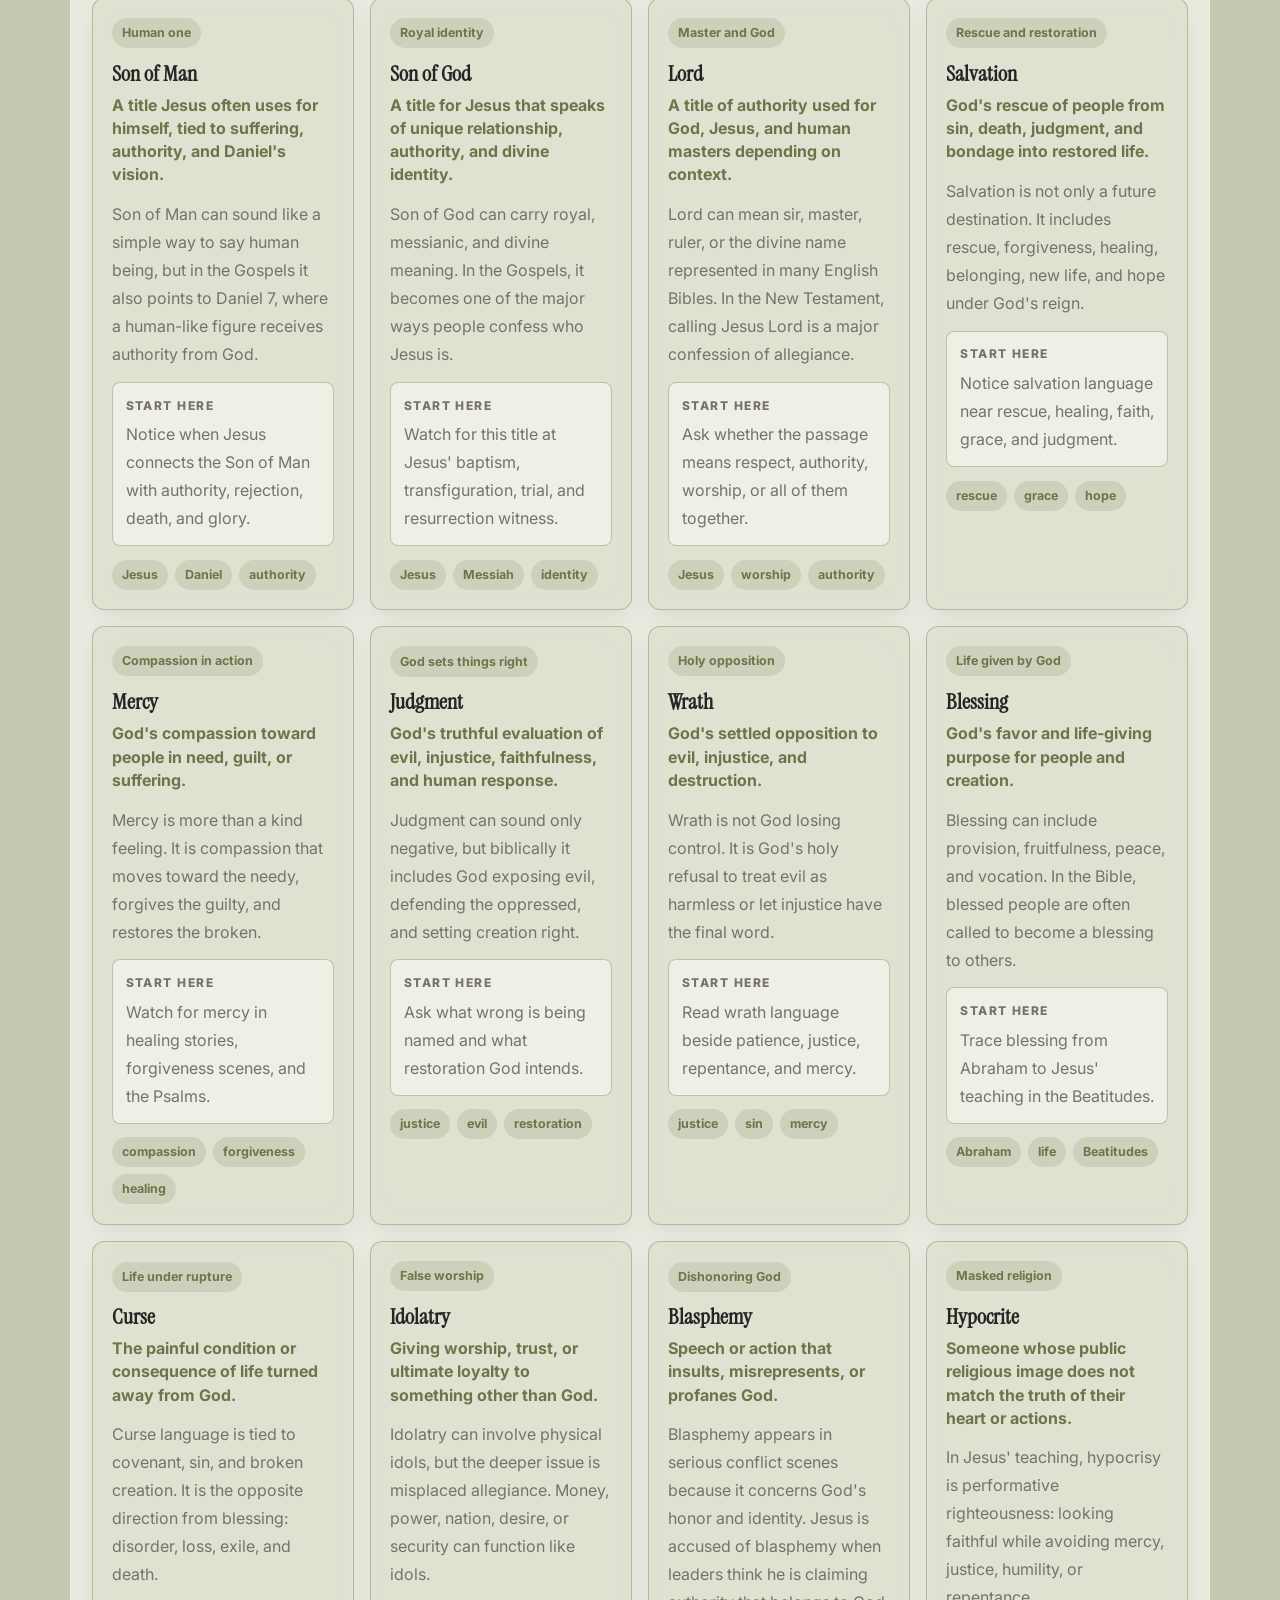
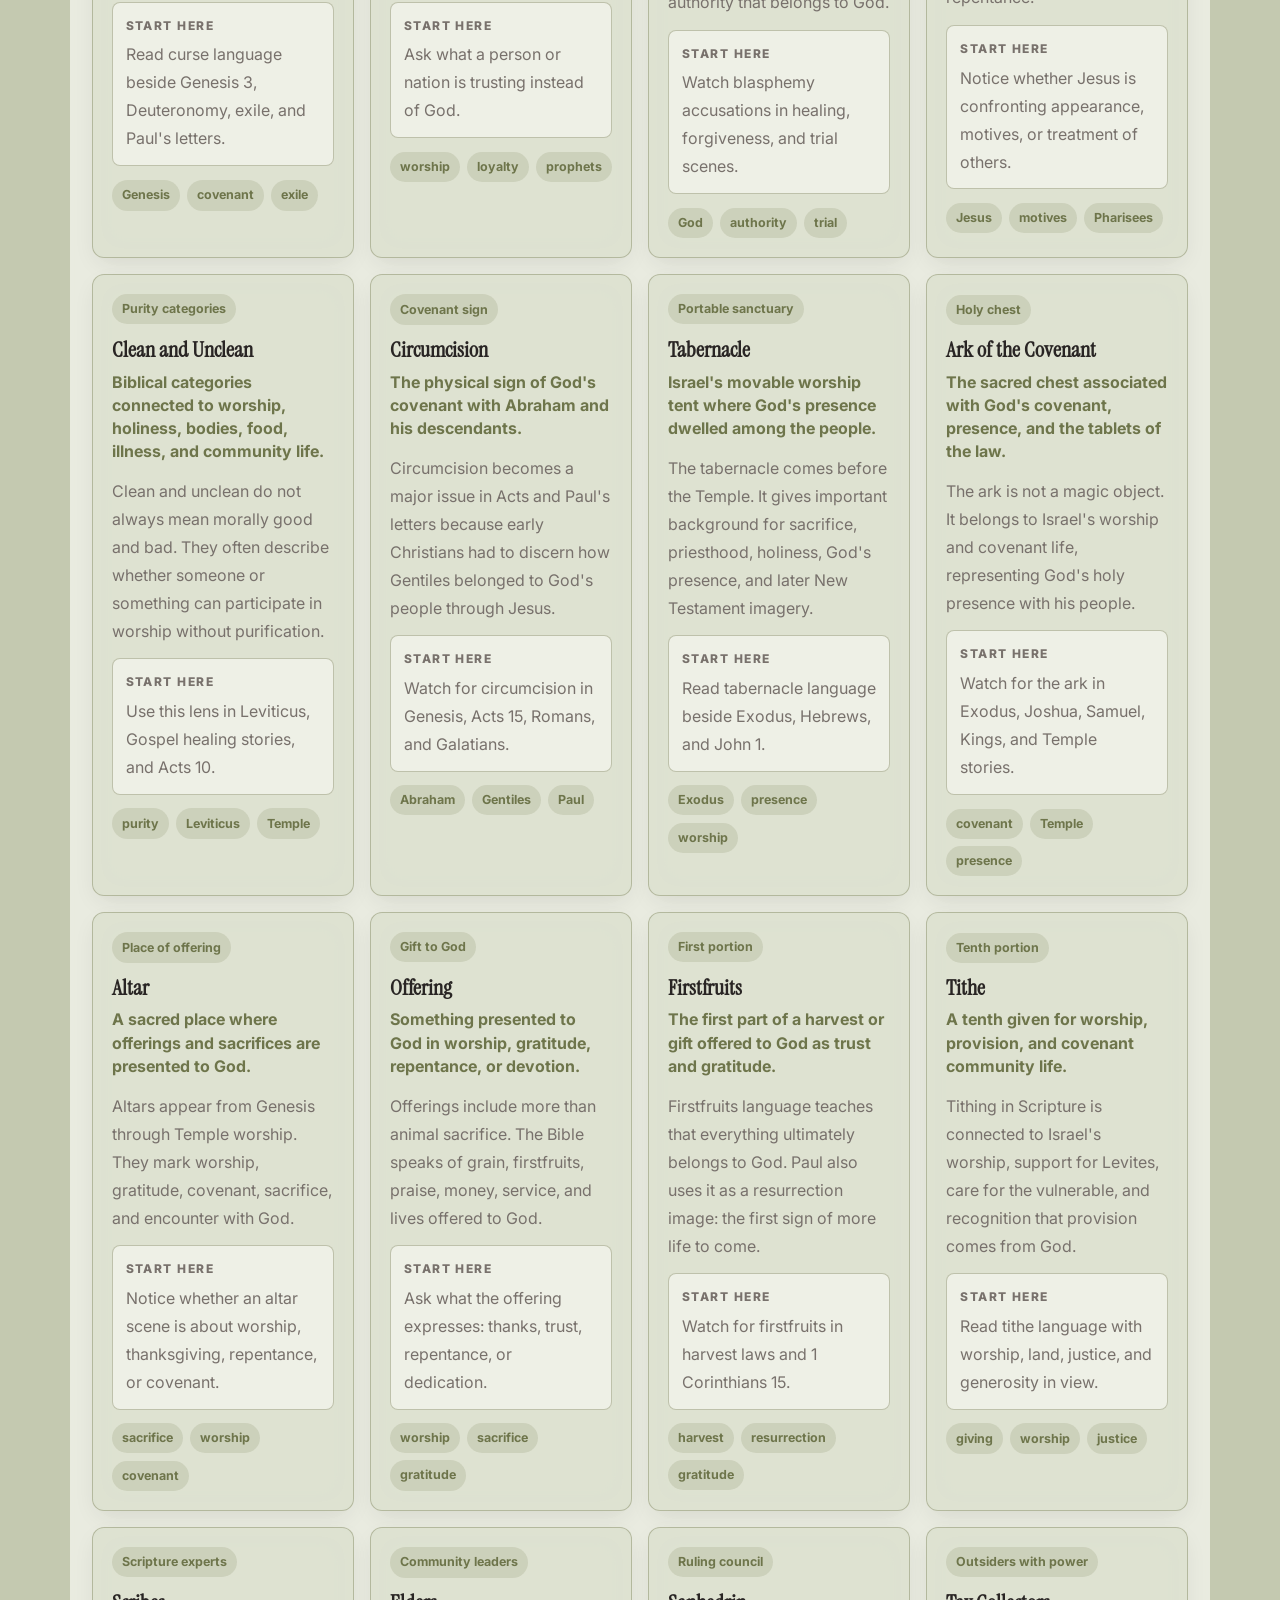
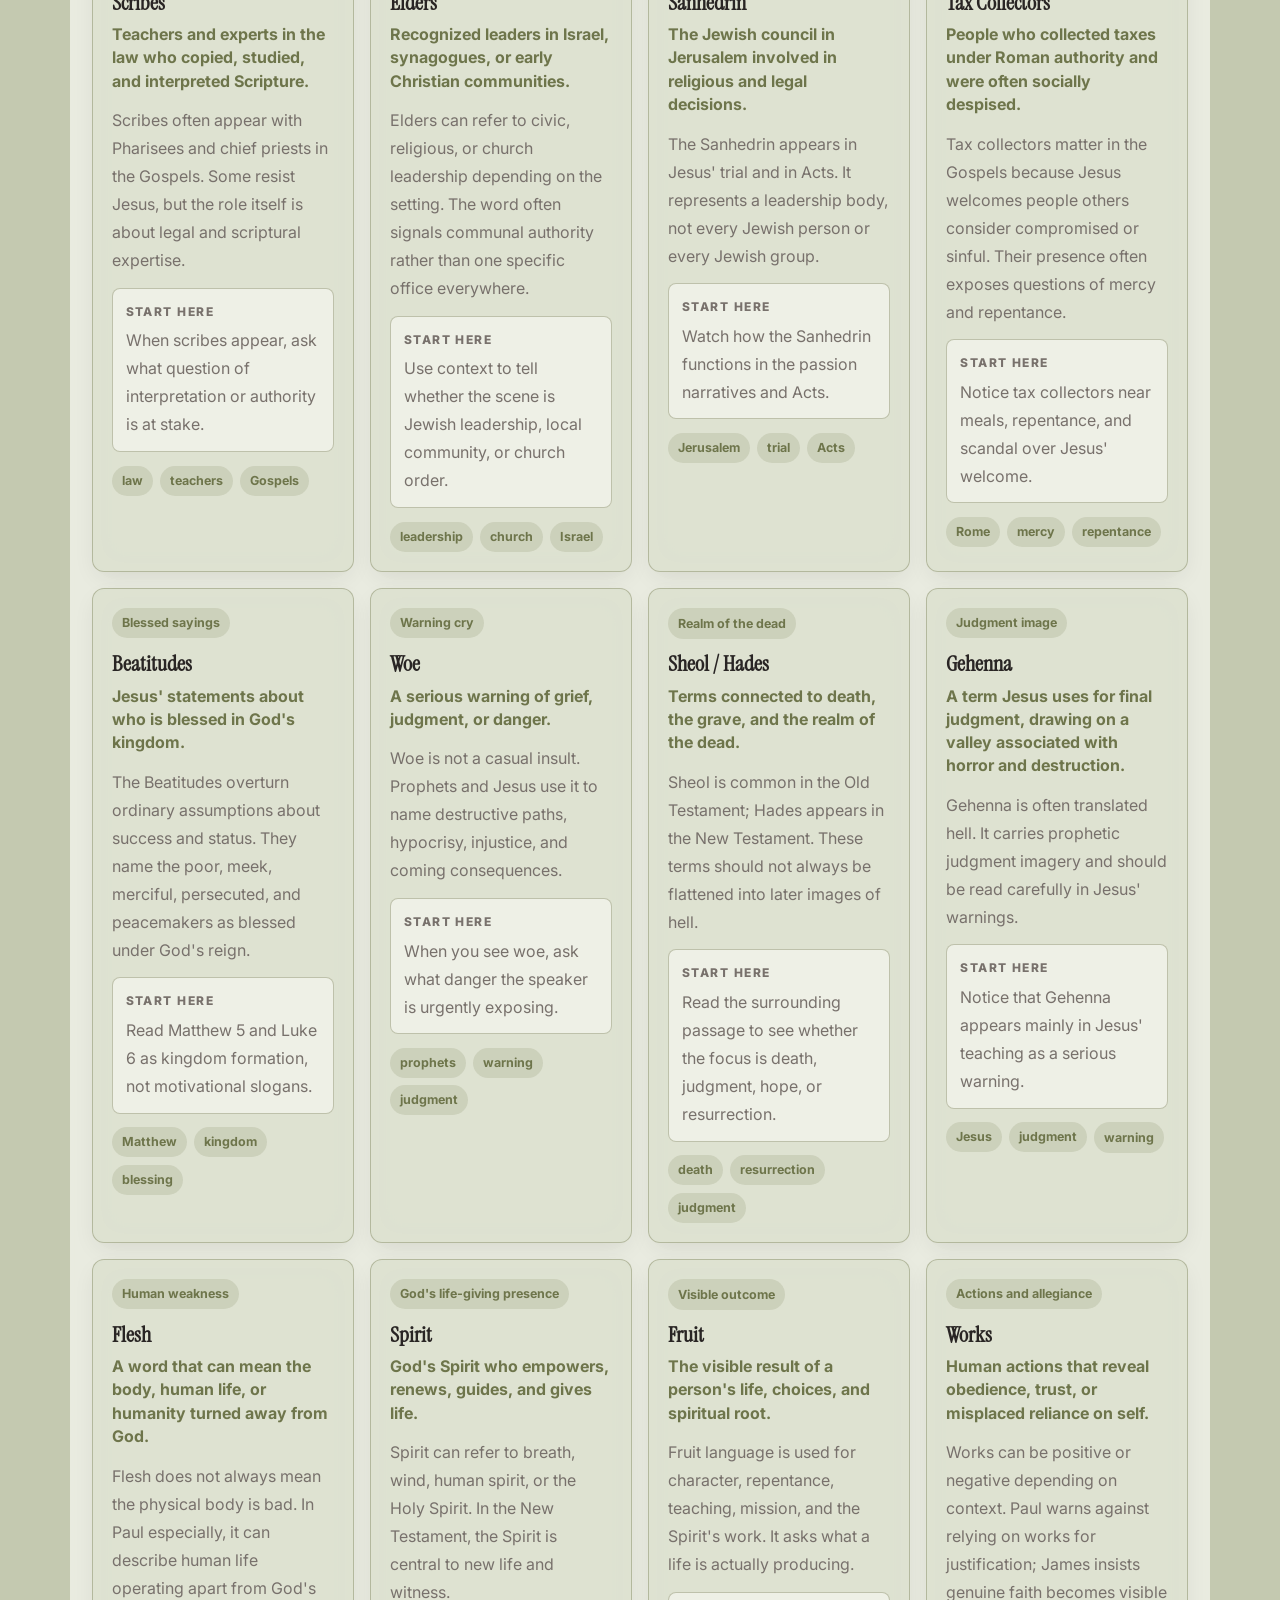
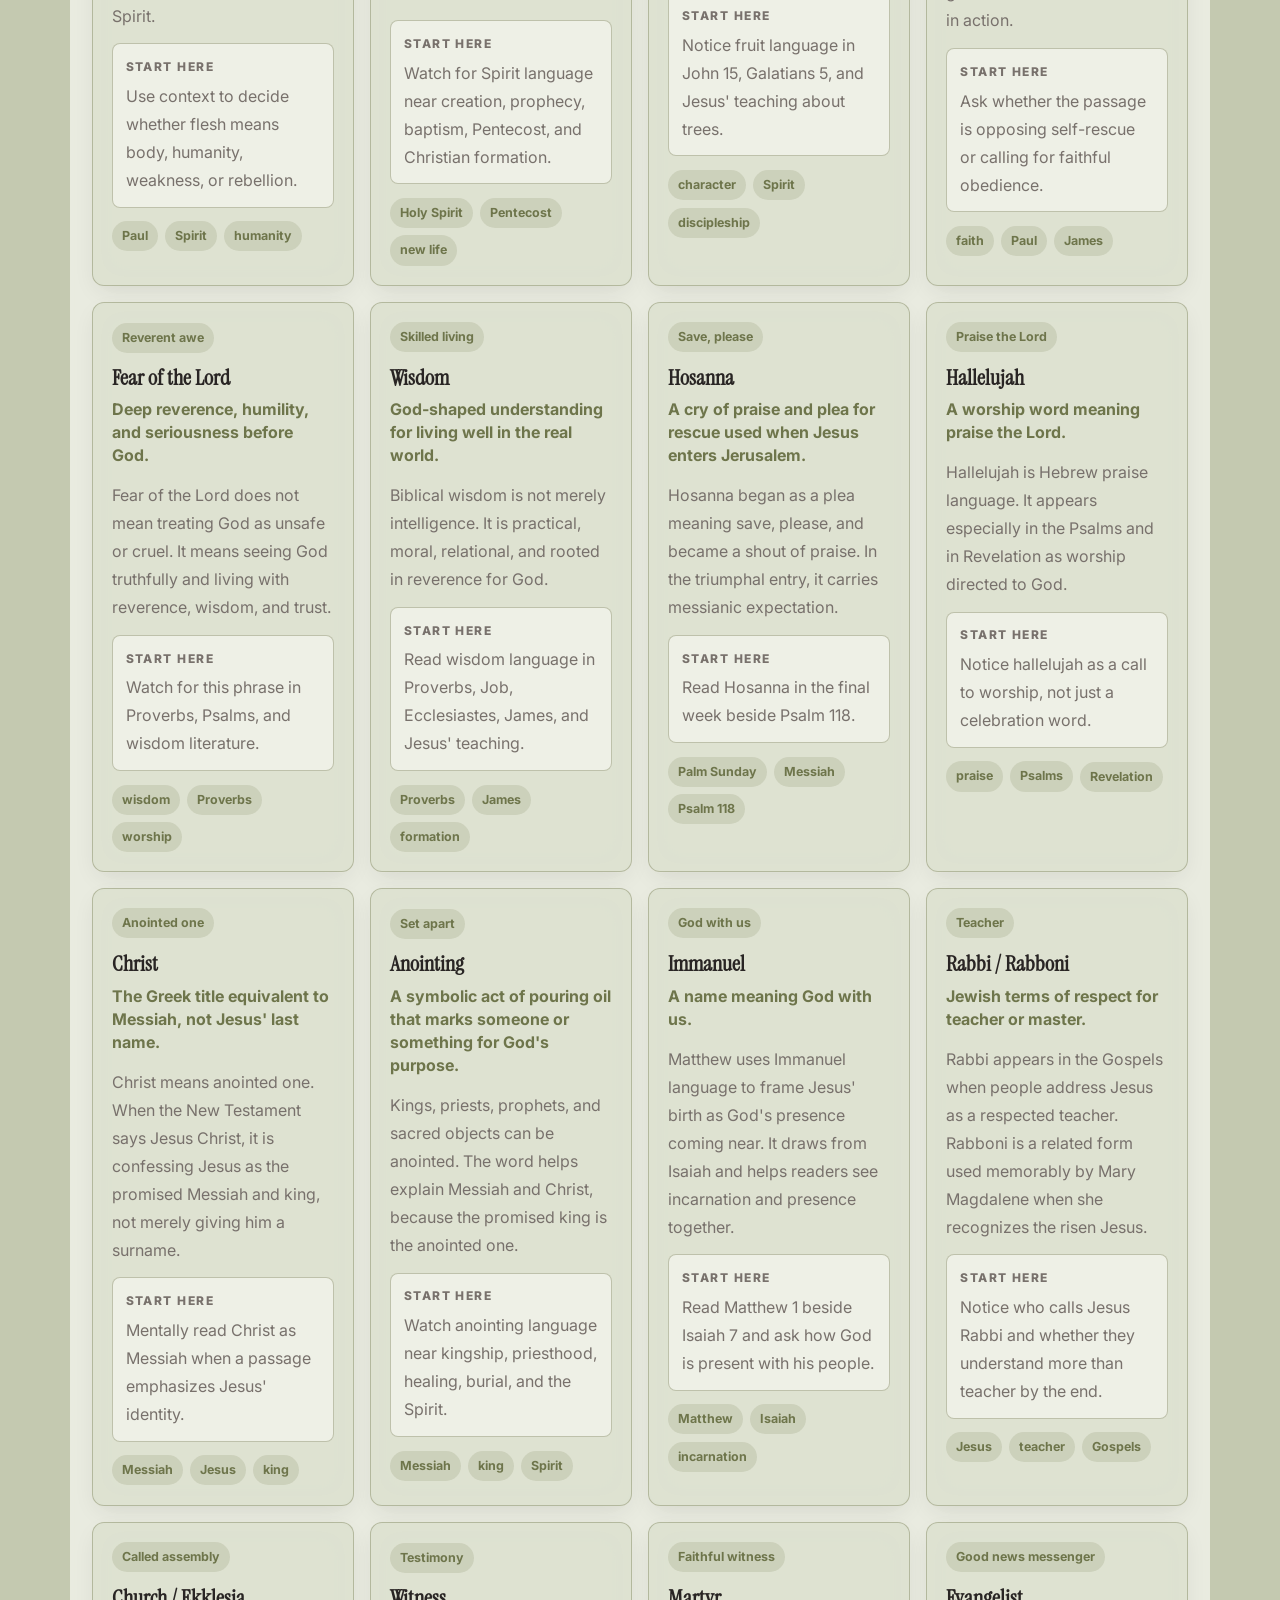
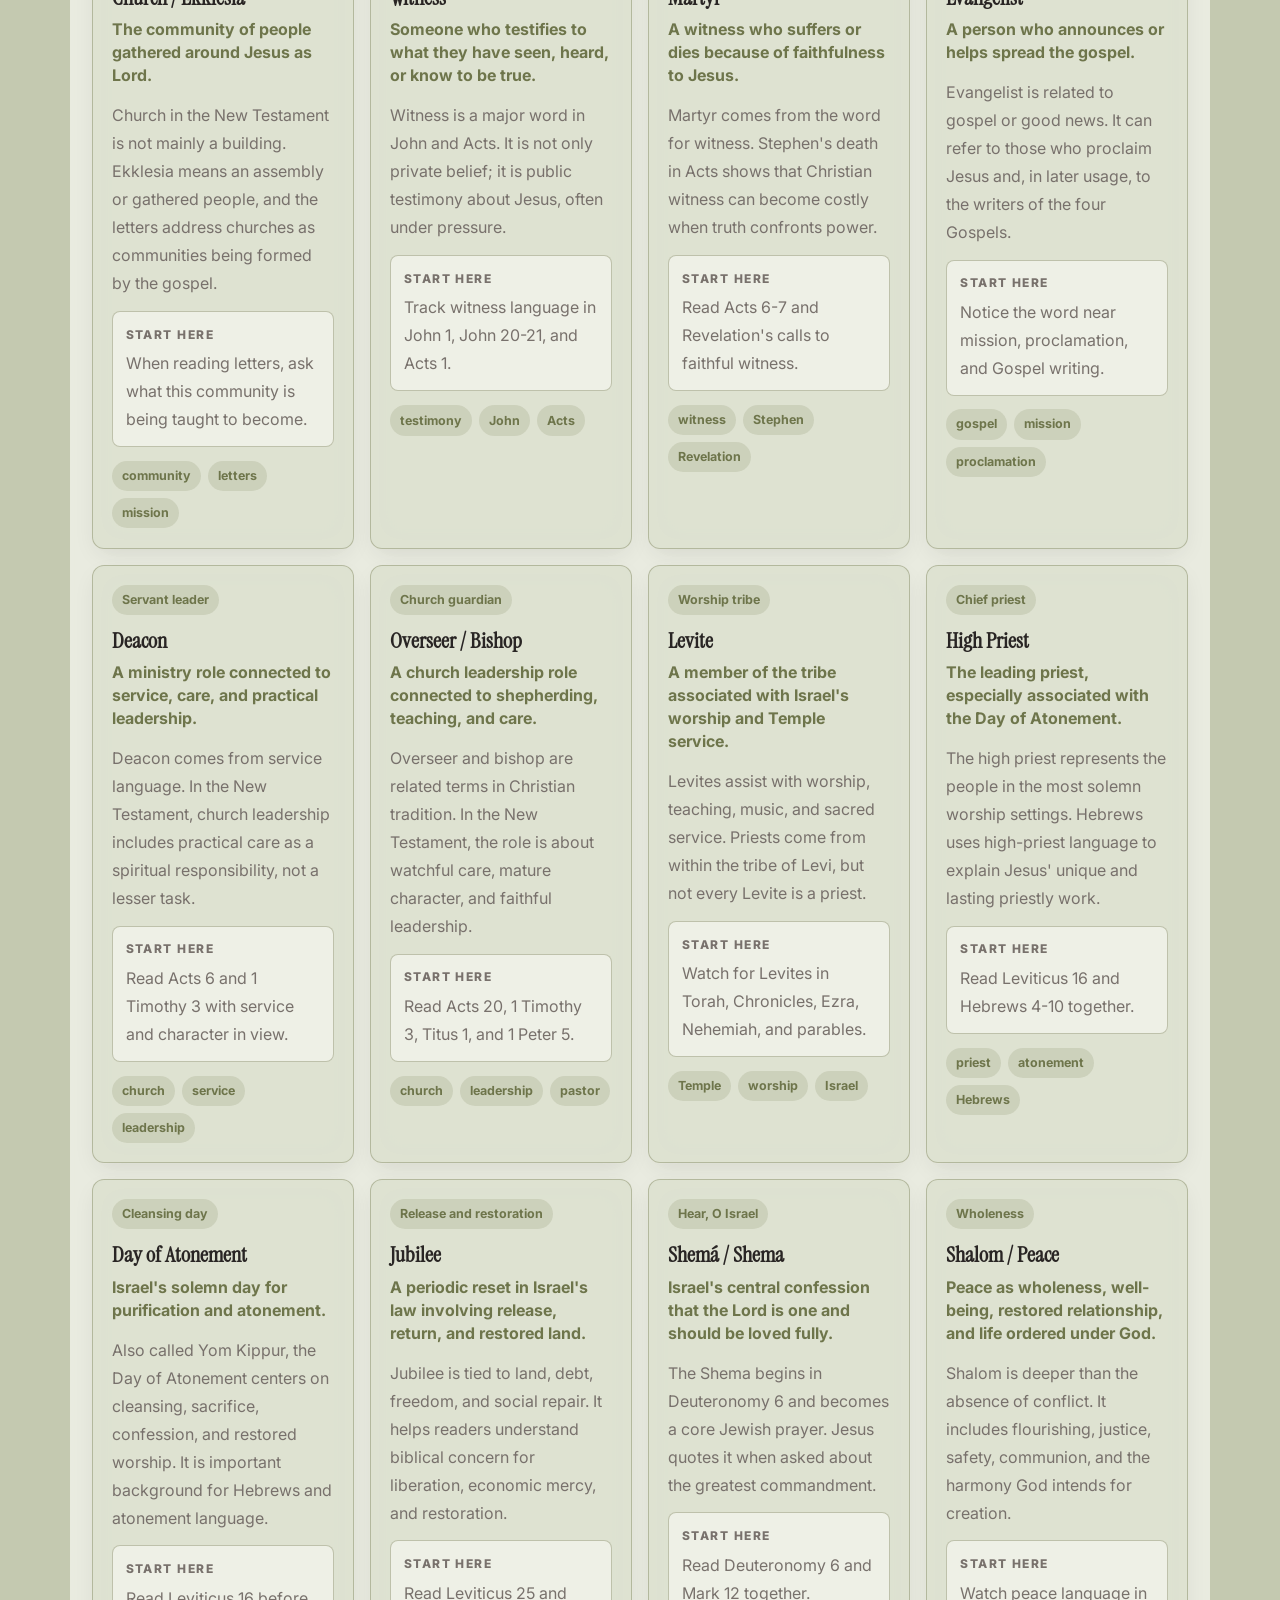
<file: reference.html>
<!doctype html>
<html lang="en">
  <head>
    <meta charset="utf-8" />
    <meta name="viewport" content="width=device-width, initial-scale=1" />
    <meta
      name="description"
      content="A beginner-friendly Bible reference guide for Christian vocabulary, biblical people, places, timeline context, and quizzes."
    />
    <meta name="theme-color" content="#1f2117" />
    <title>Reference Guide | Jesus Guide</title>
    <link rel="preconnect" href="https://fonts.googleapis.com" />
    <link rel="preconnect" href="https://fonts.gstatic.com" crossorigin />
    <link
      href="https://fonts.googleapis.com/css2?family=Instrument+Serif:ital@0;1&family=Inter:ital,opsz,wght@0,14..32,400..900;1,14..32,400..900&display=swap"
      rel="stylesheet"
    />
    <link rel="stylesheet" href="./styles.css?v=20260510-1" />
  </head>
  <body>
    <div class="backdrop backdrop-a"></div>
    <div class="backdrop backdrop-b"></div>

    <header class="topbar">
      <div class="topbar-main">
        <a class="brand" href="./index.html#top">
          <span class="brand-mark">J</span>
          <span>
            <strong>Jesus Guide</strong>
            <small>Start here, go deeper, listen anytime</small>
          </span>
        </a>
        <nav class="topnav topnav-primary" aria-label="Primary">
          <a href="./index.html#start-here">Start Here</a>
          <a href="./index.html#bible-in-a-year">Bible in a Year</a>
          <a href="./poetry.html">Poetry</a>
          <a href="./resources.html">Resources</a>
          <a href="./roadmap.html">Roadmap</a>
        </nav>
      </div>
      <nav class="topnav topnav-reference" aria-label="Reference">
        <a href="./reference.html#vocabulary">Vocabulary</a>
        <a href="./reference.html#people">People</a>
        <a href="./reference.html#locations">Locations</a>
        <a href="./reference.html#timeline">Timeline</a>
        <a href="./reference.html#traditions">Traditions</a>
        <a href="./reference.html#quizzes">Quizzes</a>
      </nav>
    </header>

    <main id="top" class="shell reference-shell">
      <section class="reference-hero">
        <div class="reference-hero-copy">
          <p class="eyebrow">Beginner reference</p>
          <h1>A field guide for the words, people, places, timeline, traditions, and quizzes around Jesus.</h1>
          <p class="lede">
            Keep this open while you read John, Luke, Acts, or the roadmap. Search a word, person, or
            place when the Bible starts naming things faster than you can hold them, then use quizzes
            to check whether the story is becoming clear.
          </p>
          <div class="hero-actions">
            <a class="button button-primary" href="#reference-browser">Browse the guide</a>
            <a class="button button-secondary" href="./index.html#first-seven-days">Return to the 7-day path</a>
          </div>
        </div>

        <aside class="reference-hero-panel">
          <article class="reference-mini">
            <span>Start with</span>
            <strong>Vocabulary</strong>
            <p>Decode words like gospel, Messiah, grace, sin, and kingdom.</p>
          </article>
          <article class="reference-mini">
            <span>Then ask</span>
            <strong>Who? Where? When?</strong>
            <p>People, places, sequence, and recall questions make the story easier to follow.</p>
          </article>
        </aside>
      </section>

      <section id="reference-browser" class="section reference-browser">
        <div class="section-heading section-heading-wide">
          <p class="eyebrow">Reference browser</p>
          <h2>Search once, then switch sections without losing your place.</h2>
          <p>
            The same search works across Vocabulary, People, Locations, Timeline, Traditions, and
            Quizzes. Use the section buttons below when you know what kind of context you need, or leave
            the search blank and browse the current section.
          </p>
        </div>

        <div class="reference-tools">
          <label class="search">
            <span>Search reference</span>
            <input id="reference-search" type="search" placeholder="Try: Messiah, Peter, Galilee, John 1, resurrection" />
          </label>
          <button class="button button-secondary reference-clear" type="button" data-clear-reference-search hidden>
            Clear search
          </button>
          <div class="reference-tabs tablist" role="tablist" aria-label="Reference sections">
            <button class="tab is-active" type="button" role="tab" aria-selected="true" data-reference-tab="reference">
              Vocabulary
            </button>
            <button class="tab" type="button" role="tab" aria-selected="false" data-reference-tab="people">People</button>
            <button class="tab" type="button" role="tab" aria-selected="false" data-reference-tab="locations">Locations</button>
            <button class="tab" type="button" role="tab" aria-selected="false" data-reference-tab="timeline">Timeline</button>
            <button class="tab" type="button" role="tab" aria-selected="false" data-reference-tab="traditions">Traditions</button>
            <button class="tab" type="button" role="tab" aria-selected="false" data-reference-tab="quizzes">Quizzes</button>
          </div>
        </div>

        <div class="reference-summary" id="reference-summary" aria-live="polite"></div>
        <div class="reference-grid" id="reference-grid"></div>
      </section>

      <section id="reading-lens" class="section reference-lens-section">
        <div class="section-heading section-heading-wide">
          <p class="eyebrow">How to use it</p>
          <h2>Four beginner questions that clear the fog.</h2>
          <p>
            When a chapter feels confusing, do not try to solve everything at once. Ask one category
            question and move forward.
          </p>
        </div>
        <div class="grid grid-4">
          <article class="card reference-lens-card">
            <span class="badge">1</span>
            <h3>What word matters?</h3>
            <p>Look up the one term that keeps repeating, then reread the sentence.</p>
          </article>
          <article class="card reference-lens-card">
            <span class="badge">2</span>
            <h3>Who is speaking?</h3>
            <p>Notice whether Jesus, a disciple, a crowd, or a religious leader is driving the scene.</p>
          </article>
          <article class="card reference-lens-card">
            <span class="badge">3</span>
            <h3>Where are they?</h3>
            <p>Galilee, Jerusalem, Samaria, and the Temple each carry different tensions.</p>
          </article>
          <article class="card reference-lens-card">
            <span class="badge">4</span>
            <h3>When is this?</h3>
            <p>Place the moment before or after the cross, resurrection, and early church expansion.</p>
          </article>
        </div>
      </section>

      <section class="section callout">
        <div>
          <p class="eyebrow">Best companion reading</p>
          <h2>Use this page beside the Gospel of John.</h2>
          <p>
            John introduces Jesus with dense words and memorable encounters. When something sounds
            unfamiliar, look it up here, then return to the chapter instead of getting lost in a long detour.
          </p>
          <div class="roadmap-footer-cta">
            <a class="button button-primary" href="https://www.biblegateway.com/passage/?search=John+1&version=NIV" target="_blank" rel="noopener noreferrer">Open John 1</a>
            <a class="button button-secondary" href="./index.html#glossary">Home glossary</a>
          </div>
        </div>
      </section>
    </main>

    <footer class="footer">
      <p>Built for GitHub Pages. Expand this guide as new questions come up during reading.</p>
    </footer>

    <script src="./reference.js?v=20260509-1"></script>
  </body>
</html>
</file>
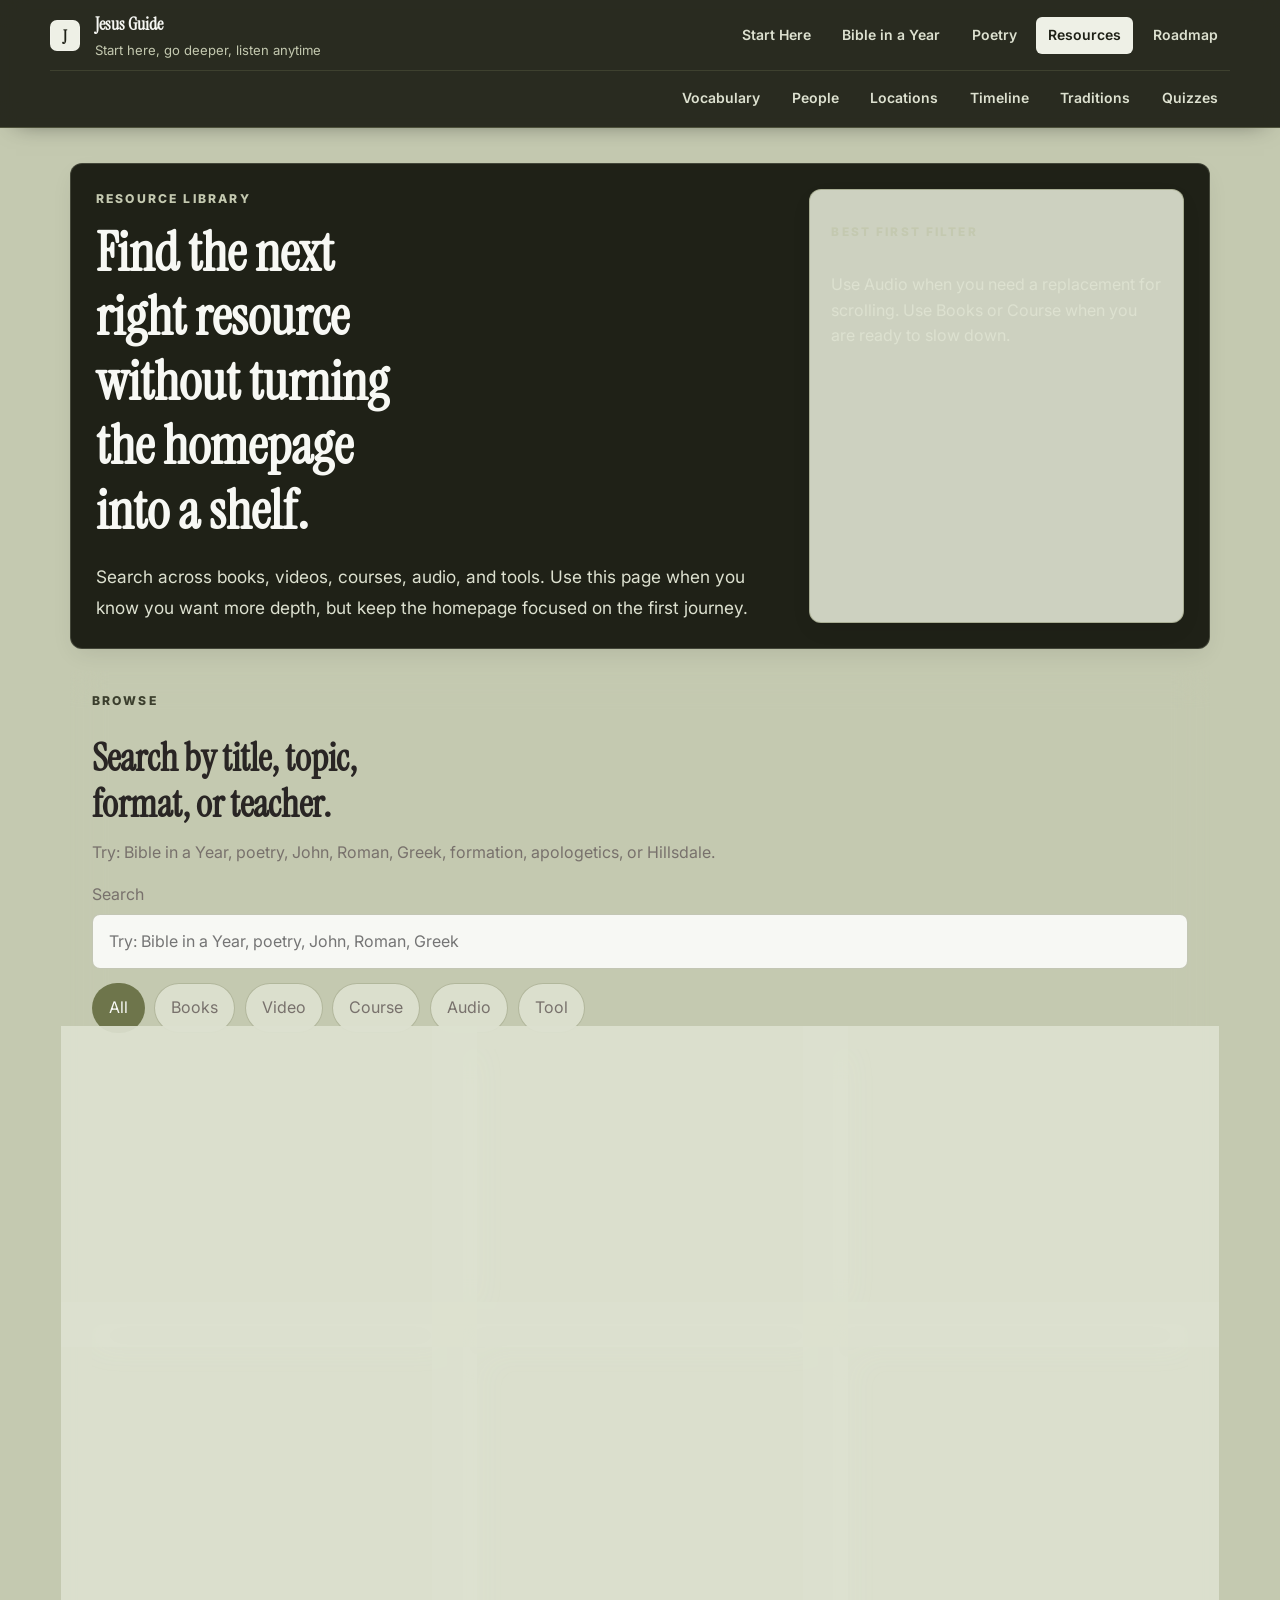
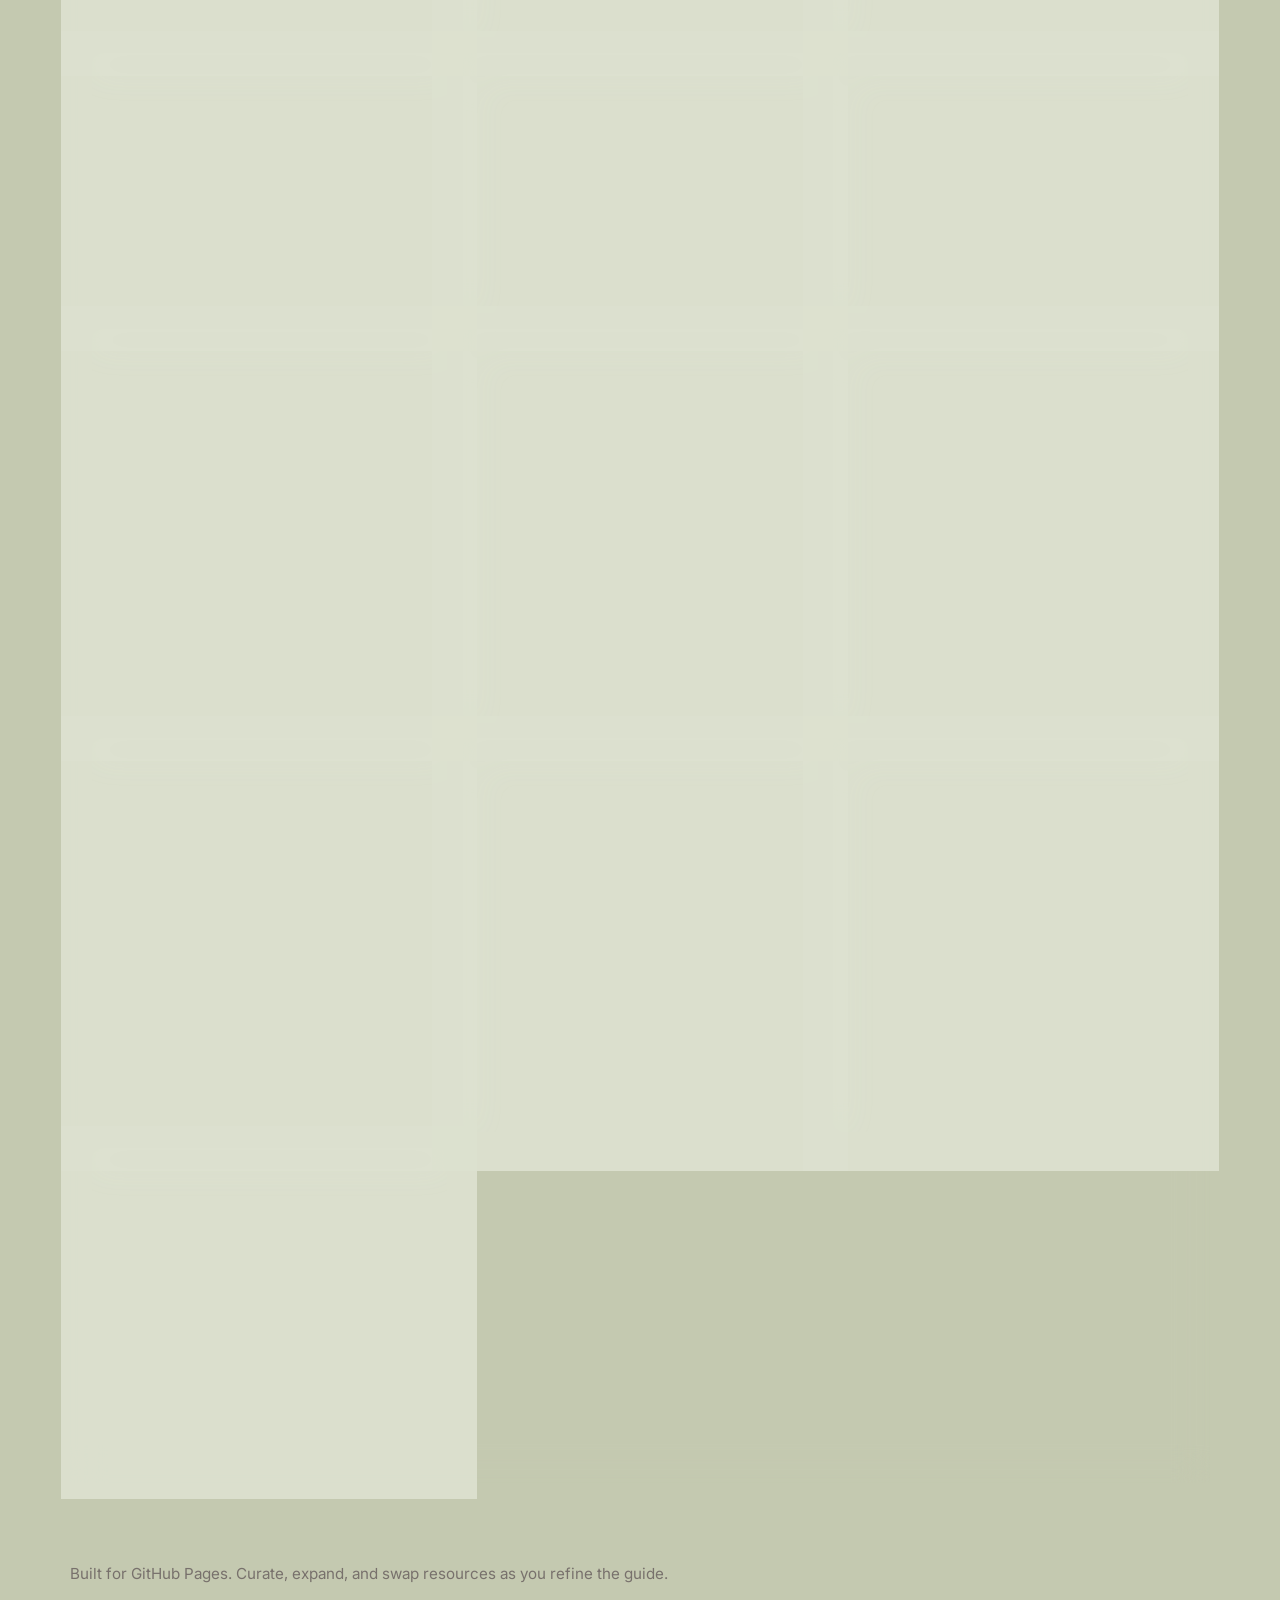
<file: resources.html>
<!doctype html>
<html lang="en">
  <head>
    <meta charset="utf-8" />
    <meta name="viewport" content="width=device-width, initial-scale=1" />
    <meta
      name="description"
      content="A searchable Christian learning library with Bible audio, books, videos, courses, poetry, and study tools."
    />
    <meta name="theme-color" content="#1f2117" />
    <title>Resources | Jesus Guide</title>
    <link rel="preconnect" href="https://fonts.googleapis.com" />
    <link rel="preconnect" href="https://fonts.gstatic.com" crossorigin />
    <link
      href="https://fonts.googleapis.com/css2?family=Instrument+Serif:ital@0;1&family=Inter:ital,opsz,wght@0,14..32,400..900;1,14..32,400..900&display=swap"
      rel="stylesheet"
    />
    <link rel="stylesheet" href="./styles.css?v=20260510-1" />
  </head>
  <body>
    <header class="topbar">
      <div class="topbar-main">
        <a class="brand" href="./index.html#top">
          <span class="brand-mark">J</span>
          <span>
            <strong>Jesus Guide</strong>
            <small>Start here, go deeper, listen anytime</small>
          </span>
        </a>
        <nav class="topnav topnav-primary" aria-label="Primary">
          <a href="./index.html#start-here">Start Here</a>
          <a href="./index.html#bible-in-a-year">Bible in a Year</a>
          <a href="./poetry.html">Poetry</a>
          <a href="./resources.html" aria-current="page">Resources</a>
          <a href="./roadmap.html">Roadmap</a>
        </nav>
      </div>
      <nav class="topnav topnav-reference" aria-label="Reference">
        <a href="./reference.html#vocabulary">Vocabulary</a>
        <a href="./reference.html#people">People</a>
        <a href="./reference.html#locations">Locations</a>
        <a href="./reference.html#timeline">Timeline</a>
        <a href="./reference.html#traditions">Traditions</a>
        <a href="./reference.html#quizzes">Quizzes</a>
      </nav>
    </header>

    <main id="top" class="shell">
      <section class="page-hero dark-feature">
        <div>
          <p class="eyebrow">Resource library</p>
          <h1>Find the next right resource without turning the homepage into a shelf.</h1>
          <p class="lede">
            Search across books, videos, courses, audio, and tools. Use this page when you know you
            want more depth, but keep the homepage focused on the first journey.
          </p>
        </div>
        <aside class="panel-card dark-card">
          <p class="panel-kicker">Best first filter</p>
          <p>Use Audio when you need a replacement for scrolling. Use Books or Course when you are ready to slow down.</p>
        </aside>
      </section>

      <section class="section">
        <div class="section-heading section-heading-wide">
          <p class="eyebrow">Browse</p>
          <h2>Search by title, topic, format, or teacher.</h2>
          <p>Try: Bible in a Year, poetry, John, Roman, Greek, formation, apologetics, or Hillsdale.</p>
        </div>

        <div class="resource-toolbar">
          <label class="search">
            <span>Search</span>
            <input id="resource-search" type="search" placeholder="Try: Bible in a Year, poetry, John, Roman, Greek" />
          </label>
          <div class="chips" role="toolbar" aria-label="Resource filters">
            <button class="chip is-active" data-filter="all">All</button>
            <button class="chip" data-filter="books">Books</button>
            <button class="chip" data-filter="video">Video</button>
            <button class="chip" data-filter="course">Course</button>
            <button class="chip" data-filter="audio">Audio</button>
            <button class="chip" data-filter="tool">Tool</button>
          </div>
        </div>

        <div class="grid grid-3" id="resource-grid"></div>
      </section>
    </main>

    <footer class="footer">
      <p>Built for GitHub Pages. Curate, expand, and swap resources as you refine the guide.</p>
    </footer>

    <script src="./app.js?v=20260510-1"></script>
  </body>
</html>
</file>
<file: styles.css>
:root {
  color-scheme: light;
  --olive-50: #f7f8f4;
  --olive-100: #eef0e6;
  --olive-200: #dde1d0;
  --olive-300: #c4c9b0;
  --olive-400: #a7ae8b;
  --olive-500: #8a9269;
  --olive-600: #6e754b;
  --olive-700: #575d3d;
  --olive-800: #464a34;
  --olive-900: #3b3e2d;
  --olive-950: #1f2117;
  --stone-50: #fafaf9;
  --stone-100: #f5f5f4;
  --stone-200: #e7e5e4;
  --stone-300: #d6d3d1;
  --stone-400: #a8a29e;
  --stone-500: #78716c;
  --stone-600: #57534e;
  --stone-700: #44403c;
  --stone-800: #292524;
  --stone-900: #1c1917;
  --bg: var(--olive-300);
  --bg-elevated: rgba(238, 240, 230, 0.88);
  --surface: rgba(221, 225, 208, 0.92);
  --surface-strong: var(--olive-50);
  --text: var(--stone-800);
  --muted: var(--stone-500);
  --line: rgba(110, 117, 75, 0.38);
  --brand: var(--olive-700);
  --brand-strong: var(--olive-900);
  --brand-soft: rgba(110, 117, 75, 0.14);
  --accent: var(--olive-600);
  --accent-soft: rgba(110, 117, 75, 0.16);
  --warm: #b07d2a;
  --shadow: 0 8px 24px -6px rgba(0, 0, 0, 0.1);
  --radius: 12px;
  --radius-sm: 8px;
  --max: 1180px;
}

* {
  box-sizing: border-box;
}

html {
  scroll-behavior: smooth;
}

body {
  margin: 0;
  font-family: "Inter", system-ui, sans-serif;
  color: var(--text);
  background: var(--bg);
  min-height: 100vh;
  line-height: 1.6;
  -webkit-font-smoothing: antialiased;
  overflow-x: hidden;
}

a {
  color: inherit;
  text-decoration: none;
}

button,
input {
  font: inherit;
}

.backdrop {
  display: none;
}

.backdrop-a {
  top: -12rem;
  left: -10rem;
  background: rgba(143, 95, 45, 0.24);
}

.backdrop-b {
  top: 10rem;
  right: -16rem;
  background: rgba(68, 100, 84, 0.22);
}

.topbar,
.shell,
.footer {
  position: relative;
  z-index: 1;
}

.topbar {
  width: 100%;
  margin: 0;
  padding: 0.62rem 1.25rem;
  display: flex;
  flex-direction: column;
  gap: 0.55rem;
  position: sticky;
  top: 0;
  z-index: 20;
  background: rgba(31, 33, 23, 0.94);
  border-bottom: 1px solid rgba(138, 146, 105, 0.38);
  border-radius: 0;
  box-shadow: 0 8px 24px -16px rgba(0, 0, 0, 0.65);
  backdrop-filter: blur(12px);
}

.topbar-main {
  width: 100%;
  max-width: var(--max);
  margin: 0 auto;
  display: flex;
  justify-content: space-between;
  align-items: center;
  gap: 1rem;
}

.brand {
  display: inline-flex;
  align-items: center;
  gap: 0.9rem;
  flex: 0 0 auto;
}

.brand strong {
  display: block;
  font-weight: 800;
  letter-spacing: 0;
  font-family: "Instrument Serif", serif;
  font-size: 1.12rem;
  color: var(--olive-50);
}

.brand small {
  display: block;
  color: var(--olive-300);
  font-size: 0.82rem;
  margin-top: 0.08rem;
}

.brand-mark {
  width: 1.9rem;
  height: 1.9rem;
  border-radius: 7px;
  display: grid;
  place-items: center;
  background: var(--olive-100);
  color: var(--olive-950);
  border: 1px solid rgba(247, 248, 244, 0.26);
  box-shadow: none;
  font-family: "Instrument Serif", serif;
  font-weight: 700;
}

.topnav {
  display: flex;
  align-items: center;
  gap: 0.45rem;
  flex-wrap: wrap;
  justify-content: flex-end;
  flex: 1 1 auto;
}

.topnav-reference {
  width: 100%;
  max-width: var(--max);
  margin: 0 auto;
  justify-content: flex-end;
  padding-top: 0.55rem;
  border-top: 1px solid rgba(138, 146, 105, 0.22);
}

.topnav a {
  padding: 0.4rem 0.7rem;
  border-radius: 6px;
  color: var(--olive-200);
  background: transparent;
  border: 1px solid transparent;
  font-size: 0.875rem;
  font-weight: 600;
  white-space: nowrap;
  transition: background 150ms ease, color 150ms ease;
}

.topnav a:hover {
  color: var(--olive-50);
  border-color: transparent;
  background: rgba(238, 240, 230, 0.12);
}

.topnav a[aria-current="page"] {
  color: var(--olive-950);
  background: var(--olive-100);
}

.shell {
  max-width: var(--max);
  margin: 0 auto;
  padding: 1rem 1.25rem 4rem;
}

.hero {
  display: grid;
  grid-template-columns: 1.45fr 0.95fr;
  gap: 1.5rem;
  align-items: stretch;
  padding: 1.7rem 0 1rem;
}

.page-hero {
  display: grid;
  grid-template-columns: minmax(0, 1.3fr) minmax(280px, 0.7fr);
  gap: 1rem;
  align-items: stretch;
  margin-top: 1.2rem;
  padding: 1.55rem;
  border-radius: var(--radius);
  border: 1px solid var(--line);
  box-shadow: var(--shadow);
}

.dark-feature {
  background: var(--olive-950);
  color: var(--olive-50);
  border-color: rgba(196, 201, 176, 0.22);
}

.dark-feature .eyebrow,
.dark-feature .panel-kicker {
  color: var(--olive-300);
}

.dark-feature .lede,
.dark-feature p,
.dark-feature .steps {
  color: var(--olive-200);
}

.dark-card {
  background: rgba(87, 93, 61, 0.34);
  border-color: rgba(196, 201, 176, 0.24);
}

.hero-copy,
.hero-panel,
.section,
.card,
.panel-card,
.panel,
.timeline-item,
.callout {
  backdrop-filter: blur(16px);
}

.hero-copy {
  padding: 2rem 0.25rem 0 0;
}

.eyebrow {
  text-transform: uppercase;
  letter-spacing: 0.18em;
  font-size: 0.76rem;
  font-weight: 800;
  color: var(--brand-strong);
  margin: 0 0 0.8rem;
}

h1,
h2,
h3,
h4 {
  margin: 0;
  line-height: 1.2;
  font-family: "Instrument Serif", serif;
}

h1 {
  font-size: clamp(2.45rem, 4.2vw, 4.35rem);
  max-width: 13ch;
  letter-spacing: 0;
}

.lede {
  font-size: 1.08rem;
  line-height: 1.8;
  color: var(--muted);
  max-width: 62ch;
  margin: 1.1rem 0 0;
}

.hero-actions {
  display: flex;
  gap: 0.8rem;
  flex-wrap: wrap;
  margin-top: 1.5rem;
}

.button {
  display: inline-flex;
  align-items: center;
  justify-content: center;
  min-height: 2.9rem;
  padding: 0.8rem 1.1rem;
  border-radius: var(--radius-sm);
  border: 1px solid var(--line);
  transition: transform 150ms ease, box-shadow 150ms ease, background 150ms ease;
  font-weight: 700;
}

.button:hover,
.tab:hover,
.chip:hover,
.icon-button:hover {
  transform: translateY(-1px);
}

.button-primary {
  background: var(--olive-600);
  color: var(--olive-50);
  border-color: var(--olive-600);
  box-shadow: 0 8px 18px -8px rgba(31, 33, 23, 0.42);
}

.button-secondary {
  background: var(--olive-100);
  color: var(--olive-800);
}

.hero-note {
  margin-top: 1rem;
  color: var(--muted);
}

.hero-panel {
  display: grid;
  gap: 1rem;
}

.panel-card,
.card,
.panel,
.timeline-item,
.callout {
  background: var(--surface);
  border: 1px solid var(--line);
  border-radius: var(--radius);
  box-shadow: var(--shadow);
}

.panel-card {
  padding: 1.35rem;
}

.panel-card-glow {
  background: var(--surface);
}

.panel-card-subtle {
  background: var(--bg-elevated);
}

.panel-kicker {
  display: inline-block;
  font-size: 0.74rem;
  text-transform: uppercase;
  letter-spacing: 0.18em;
  font-weight: 800;
  color: var(--brand-strong);
  margin-bottom: 0.9rem;
}

.steps {
  margin: 0;
  padding-left: 1.1rem;
  line-height: 1.9;
  color: var(--muted);
}

.section {
  margin-top: 1.3rem;
  padding: 1.35rem;
}

.section-heading {
  margin-bottom: 1rem;
}

.section-heading h2 {
  font-size: clamp(1.7rem, 3vw, 2.65rem);
  max-width: 18ch;
}

.section-heading-wide {
  display: grid;
  gap: 0.7rem;
}

.section-heading-wide h2 {
  max-width: 20ch;
}

.section-heading-wide p:last-child {
  max-width: 70ch;
  margin: 0;
  color: var(--muted);
  line-height: 1.75;
}

.grid {
  display: grid;
  gap: 1rem;
}

.grid-4 {
  grid-template-columns: repeat(4, minmax(0, 1fr));
}

.grid-3 {
  grid-template-columns: repeat(3, minmax(0, 1fr));
}

.card,
.timeline-item {
  padding: 1.2rem;
}

.card h3,
.timeline-item h3,
.panel-intro h3 {
  font-size: 1.35rem;
  margin-bottom: 0.5rem;
}

.card p,
.timeline-item p,
.panel-intro p,
.callout p {
  color: var(--muted);
  line-height: 1.75;
  margin: 0;
}

.badge {
  display: inline-grid;
  place-items: center;
  width: 2rem;
  height: 2rem;
  border-radius: 999px;
  background: var(--brand-soft);
  color: var(--brand-strong);
  font-weight: 800;
  margin-bottom: 1rem;
}

.card-topline {
  display: flex;
  align-items: flex-start;
  justify-content: space-between;
  gap: 0.8rem;
  margin-bottom: 1rem;
}

.card-with-action {
  position: relative;
  padding-right: 4.35rem;
}

.card-topline .badge {
  margin-bottom: 0;
}

.icon-button {
  width: 2.45rem;
  height: 2.45rem;
  border-radius: 999px;
  border: 1px solid var(--line);
  display: inline-grid;
  place-items: center;
  color: var(--brand-strong);
  background: var(--olive-100);
  cursor: pointer;
  transition: transform 150ms ease, box-shadow 150ms ease, background 150ms ease;
}

.icon-button:hover {
  background: var(--olive-50);
  box-shadow: var(--shadow);
}

.icon-button:focus-visible,
.button:focus-visible,
.tab:focus-visible,
.chip:focus-visible,
.link:focus-visible {
  outline: 3px solid rgba(68, 100, 84, 0.28);
  outline-offset: 3px;
}

.icon-button svg {
  display: block;
  width: 1.35rem;
  height: 1.35rem;
  flex: 0 0 auto;
  pointer-events: none;
}

.resource-panel-trigger {
  position: absolute;
  top: 1.2rem;
  right: 1.2rem;
  border-color: transparent;
  background: transparent;
  box-shadow: none;
}

.resource-panel-icon {
  color: currentColor;
}

.text-lightbulb {
  font-weight: 900;
  font-size: 1rem;
  line-height: 1;
}

.resource-panel-trigger:hover {
  background: var(--olive-100);
  box-shadow: none;
}

.first-path-section {
  background: var(--bg-elevated);
}

.bible-year-section {
  background: var(--olive-950);
  border-color: rgba(196, 201, 176, 0.2);
  color: var(--olive-50);
}

.bible-year-layout {
  display: grid;
  grid-template-columns: minmax(0, 1.35fr) minmax(280px, 0.65fr);
  gap: 1rem;
  align-items: stretch;
}

.bible-year-actions {
  margin-top: 0.35rem;
}

.bible-year-section .eyebrow,
.bible-year-section .panel-kicker {
  color: var(--olive-300);
}

.bible-year-section .section-heading-wide p:last-child,
.bible-year-section .steps {
  color: var(--olive-200);
}

.bible-year-media {
  min-height: 100%;
  border: 1px solid var(--line);
  border-radius: var(--radius);
  background: rgba(0, 0, 0, 0.28);
  box-shadow: var(--shadow);
  overflow: hidden;
}

.bible-year-media iframe {
  display: block;
  width: 100%;
  aspect-ratio: 16 / 9;
  height: 100%;
  min-height: 260px;
  border: 0;
}

.bible-year-cards {
  margin-top: 1rem;
}

.bible-year-section .card-quiet {
  background: rgba(87, 93, 61, 0.34);
  border-color: rgba(196, 201, 176, 0.22);
}

.bible-year-section .card h3,
.bible-year-section .card p {
  color: var(--olive-50);
}

.path-hub-section {
  background: var(--bg-elevated);
}

.path-hub-card {
  display: grid;
  gap: 0.8rem;
  align-content: start;
}

.path-hub-card h3 {
  margin-bottom: 0;
}

.path-summary {
  display: flex;
  justify-content: space-between;
  gap: 1rem;
  align-items: center;
  padding: 0.95rem 1rem;
  border: 1px solid var(--line);
  border-radius: var(--radius-sm);
  background: var(--olive-100);
  margin-bottom: 1rem;
}

.path-summary-label {
  display: block;
  color: var(--muted);
  font-size: 0.75rem;
  text-transform: uppercase;
  letter-spacing: 0.14em;
  font-weight: 800;
  margin-bottom: 0.25rem;
}

.path-summary strong {
  font-family: "Instrument Serif", serif;
  font-size: 1.35rem;
}

.first-days-grid {
  display: grid;
  grid-template-columns: repeat(auto-fit, minmax(220px, 1fr));
  gap: 1rem;
  align-items: stretch;
}

.path-card {
  display: grid;
  gap: 0.85rem;
  align-content: start;
  min-height: 100%;
  background: var(--surface);
}

.path-card.is-complete {
  border-color: var(--olive-600);
  background: var(--olive-100);
}

.path-card-head {
  display: flex;
  justify-content: space-between;
  gap: 0.7rem;
  align-items: center;
}

.path-card-actions {
  display: inline-flex;
  align-items: center;
  gap: 0.45rem;
}

.path-card-head .badge {
  margin-bottom: 0;
}

.path-card h3 {
  margin-bottom: 0;
}

.path-check {
  display: inline-flex;
  align-items: center;
  gap: 0.35rem;
  color: var(--muted);
  font-size: 0.82rem;
  font-weight: 800;
  cursor: pointer;
}

.path-check input {
  width: 1.05rem;
  height: 1.05rem;
  accent-color: var(--accent);
}

.path-lightbulb {
  width: 2rem;
  height: 2rem;
  border-color: transparent;
  background: transparent;
  box-shadow: none;
}

.path-lightbulb:hover {
  background: var(--olive-100);
  box-shadow: none;
}

.path-question {
  display: grid;
  gap: 0.35rem;
  padding: 0.8rem;
  border-radius: var(--radius-sm);
  background: var(--olive-100);
}

.path-question span {
  color: var(--accent);
  font-size: 0.72rem;
  text-transform: uppercase;
  letter-spacing: 0.14em;
  font-weight: 800;
}

.path-question strong {
  line-height: 1.45;
}

.path-note {
  padding-left: 0.8rem;
  border-left: 3px solid var(--olive-500);
}

.next-path-section {
  background: var(--bg-elevated);
}

.next-path-grid {
  display: grid;
  grid-template-columns: repeat(3, minmax(0, 1fr));
  gap: 1rem;
}

.next-path-card {
  display: grid;
  gap: 0.8rem;
  align-content: start;
}

.next-path-card h3 {
  margin-bottom: 0;
}

.next-path-card-feature {
  background: var(--olive-100);
}

.glossary-section {
  background: var(--bg-elevated);
}

.glossary-search {
  margin-bottom: 1rem;
}

.glossary-grid {
  display: grid;
  grid-template-columns: repeat(auto-fit, minmax(230px, 1fr));
  gap: 1rem;
}

.glossary-card {
  display: grid;
  gap: 0.65rem;
  align-content: start;
  background: var(--surface);
}

.glossary-card h3 {
  margin-bottom: 0;
}

.glossary-card strong {
  color: var(--accent);
}

.drawer-glossary-links {
  display: grid;
  gap: 0.55rem;
  margin-top: 0.9rem;
  padding: 0.85rem;
  border-radius: var(--radius-sm);
  background: rgba(68, 100, 84, 0.08);
  border: 1px solid rgba(68, 100, 84, 0.12);
}

.drawer-glossary-links > span {
  color: var(--accent);
  font-size: 0.72rem;
  text-transform: uppercase;
  letter-spacing: 0.14em;
  font-weight: 800;
}

.drawer-glossary-links > div {
  display: flex;
  flex-wrap: wrap;
  gap: 0.45rem;
}

.glossary-link {
  border: 0;
  border-radius: 999px;
  padding: 0.4rem 0.65rem;
  background: var(--olive-100);
  color: var(--accent);
  font-weight: 800;
  cursor: pointer;
}

.glossary-link:hover {
  background: var(--olive-50);
}

.timeline {
  display: grid;
  grid-template-columns: repeat(4, minmax(0, 1fr));
  gap: 1rem;
}

.timeline-item {
  position: relative;
}

.timeline-item::before {
  content: "";
  position: absolute;
  top: 1rem;
  right: 1rem;
  width: 0.8rem;
  height: 0.8rem;
  border-radius: 999px;
  background: var(--olive-600);
  box-shadow: 0 0 0 6px rgba(110, 117, 75, 0.14);
}

.roadmap-teaser {
  display: grid;
  grid-template-columns: repeat(2, minmax(0, 1fr));
  gap: 1rem;
}

.section-spacer {
  margin-top: 1rem;
}

.tablist,
.chips {
  display: flex;
  gap: 0.6rem;
  flex-wrap: wrap;
}

.tab,
.chip {
  border: 1px solid var(--line);
  background: var(--surface);
  color: var(--muted);
  border-radius: 999px;
  padding: 0.68rem 1rem;
  cursor: pointer;
}

.tab.is-active,
.chip.is-active {
  background: var(--olive-600);
  color: var(--olive-50);
  border-color: transparent;
}

.panels {
  margin-top: 1rem;
}

.panel {
  display: none;
  padding: 1.2rem;
}

.panel.is-active {
  display: block;
}

.panel-intro {
  margin-bottom: 1rem;
  max-width: 66ch;
}

.card-quiet {
  background: var(--bg-elevated);
}

.bullets {
  margin: 0.8rem 0 0;
  padding-left: 1.1rem;
  color: var(--muted);
  line-height: 1.8;
}

.split-grid {
  display: grid;
  grid-template-columns: repeat(2, minmax(0, 1fr));
  gap: 1rem;
}

.resource-toolbar {
  display: flex;
  flex-direction: column;
  gap: 0.9rem;
  margin-bottom: 1rem;
}

.search {
  display: grid;
  gap: 0.4rem;
  color: var(--muted);
}

.search input {
  width: 100%;
  min-height: 3rem;
  border-radius: var(--radius-sm);
  border: 1px solid var(--line);
  background: var(--olive-50);
  padding: 0.85rem 1rem;
  color: var(--text);
}

.search input:focus {
  outline: 2px solid rgba(138, 146, 105, 0.35);
  border-color: var(--olive-500);
}

.resource-card {
  display: grid;
  gap: 0.85rem;
  align-content: start;
}

.poetry-section {
  background:
    linear-gradient(180deg, rgba(247, 248, 244, 0.5), rgba(221, 225, 208, 0.72)),
    var(--surface);
}

.poetry-lens {
  margin-bottom: 1rem;
}

.poetry-grid {
  align-items: stretch;
}

.poetry-card {
  display: grid;
  gap: 0.85rem;
  align-content: start;
}

.poetry-card strong {
  color: var(--olive-900);
  line-height: 1.45;
}

.resource-meta {
  display: flex;
  flex-wrap: wrap;
  gap: 0.45rem;
}

.pill {
  display: inline-flex;
  align-items: center;
  gap: 0.3rem;
  padding: 0.32rem 0.62rem;
  border-radius: 999px;
  font-size: 0.78rem;
  font-weight: 700;
  background: var(--accent-soft);
  color: var(--accent);
}

.resource-links {
  display: flex;
  flex-wrap: wrap;
  gap: 0.55rem;
}

.link {
  display: inline-flex;
  align-items: center;
  gap: 0.35rem;
  padding: 0.58rem 0.8rem;
  border-radius: 999px;
  background: var(--olive-100);
  color: var(--brand-strong);
}

.link:hover {
  background: var(--olive-50);
}

.callout {
  display: grid;
  grid-template-columns: 1fr;
  padding: 1.6rem;
  margin-top: 1.4rem;
  background: var(--bg-elevated);
}

.roadmap-shell {
  max-width: var(--max);
  margin: 0 auto;
  padding: 1rem 1.25rem 4rem;
  position: relative;
  z-index: 1;
}

.roadmap-hero {
  display: grid;
  grid-template-columns: 1.2fr 0.8fr;
  gap: 1rem;
  padding: 1.7rem 0 1rem;
}

.roadmap-panel {
  background: var(--surface);
  border: 1px solid var(--line);
  border-radius: var(--radius);
  box-shadow: var(--shadow);
  padding: 1.2rem;
}

.meta-grid {
  display: grid;
  grid-template-columns: repeat(4, minmax(0, 1fr));
  gap: 1rem;
}

.meta-card {
  padding: 1rem;
}

.meta-card strong {
  display: block;
  font-size: 1.25rem;
  margin-bottom: 0.35rem;
}

.skill-tree {
  display: grid;
  gap: 1rem;
}

.skill-track {
  padding: 1.15rem;
  border-radius: var(--radius);
  border: 1px solid var(--line);
  background: var(--surface);
  box-shadow: var(--shadow);
}

.track-head {
  display: flex;
  justify-content: space-between;
  align-items: baseline;
  gap: 0.75rem;
  margin-bottom: 1rem;
  flex-wrap: wrap;
}

.track-head h3 {
  font-size: 1.6rem;
}

.track-pill {
  display: inline-flex;
  align-items: center;
  padding: 0.35rem 0.7rem;
  border-radius: 999px;
  background: var(--brand-soft);
  color: var(--brand-strong);
  font-weight: 700;
  font-size: 0.82rem;
}

.tree-rows {
  display: grid;
  gap: 0.85rem;
}

.tree-node {
  position: relative;
  padding: 1rem 1rem 1rem 1.25rem;
  border-radius: var(--radius);
  border: 1px solid var(--line);
  background: var(--olive-100);
}

.tree-node::before {
  content: "";
  position: absolute;
  left: 0.55rem;
  top: 1.1rem;
  bottom: 1.1rem;
  width: 2px;
  background: linear-gradient(180deg, var(--olive-600), transparent);
}

.tree-node::after {
  content: "";
  position: absolute;
  left: 0.35rem;
  top: 1rem;
  width: 0.45rem;
  height: 0.45rem;
  border-radius: 999px;
  background: var(--accent);
  box-shadow: 0 0 0 6px rgba(110, 117, 75, 0.14);
}

.node-top {
  display: flex;
  justify-content: space-between;
  gap: 1rem;
  align-items: center;
  margin-bottom: 0.35rem;
}

.node-top h4 {
  margin: 0;
  font-family: "Instrument Serif", serif;
  font-size: 1.2rem;
}

.node-level {
  font-size: 0.78rem;
  text-transform: uppercase;
  letter-spacing: 0.12em;
  color: var(--muted);
  font-weight: 800;
}

.node-copy {
  color: var(--muted);
  line-height: 1.7;
  margin: 0 0 0.7rem;
}

.node-list {
  display: flex;
  flex-wrap: wrap;
  gap: 0.45rem;
}

.node-chip {
  display: inline-flex;
  align-items: center;
  padding: 0.34rem 0.6rem;
  border-radius: 999px;
  background: var(--accent-soft);
  color: var(--accent);
  font-size: 0.8rem;
  font-weight: 700;
}

.cadence-grid,
.dive-grid,
.specialization-grid {
  display: grid;
  gap: 1rem;
}

.cadence-grid {
  grid-template-columns: repeat(2, minmax(0, 1fr));
}

.dive-grid,
.specialization-grid {
  grid-template-columns: repeat(3, minmax(0, 1fr));
}

.roadmap-section {
  margin-top: 1.2rem;
}

.roadmap-section h2 {
  font-size: clamp(1.7rem, 3vw, 2.65rem);
}

.section-subtitle {
  max-width: 70ch;
  color: var(--muted);
  line-height: 1.75;
  margin-top: 0.75rem;
}

.list-card {
  padding: 1.15rem;
}

.list-card h3 {
  font-size: 1.25rem;
  margin-bottom: 0.65rem;
}

.ordered {
  margin: 0;
  padding-left: 1.2rem;
  color: var(--muted);
  line-height: 1.8;
}

.specialization-toggle {
  display: flex;
  gap: 0.6rem;
  flex-wrap: wrap;
  margin-bottom: 1rem;
}

.specialization-toggle button {
  border: 1px solid var(--line);
  background: var(--surface);
  border-radius: 999px;
  padding: 0.6rem 0.95rem;
  cursor: pointer;
}

.specialization-toggle button.is-active {
  background: var(--olive-600);
  color: var(--olive-50);
  border-color: transparent;
}

.hidden {
  display: none !important;
}

.roadmap-footer-cta {
  margin-top: 1.2rem;
  display: flex;
  gap: 0.75rem;
  flex-wrap: wrap;
}

.reference-shell {
  padding-bottom: 3.5rem;
}

.reference-hero {
  display: grid;
  grid-template-columns: minmax(0, 1.28fr) minmax(280px, 0.72fr);
  gap: 1rem;
  align-items: stretch;
  padding: 1.7rem 0 1rem;
}

.reference-hero-copy {
  padding: 1.2rem 0.25rem 0 0;
}

.reference-hero-copy h1 {
  max-width: 12ch;
}

.reference-hero-panel {
  display: grid;
  gap: 1rem;
}

.reference-mini {
  display: grid;
  gap: 0.55rem;
  align-content: start;
  min-height: 12rem;
  padding: 1.2rem;
  border-radius: var(--radius);
  border: 1px solid var(--line);
  background: var(--surface);
  box-shadow: var(--shadow);
  backdrop-filter: blur(16px);
}

.reference-mini span,
.reference-summary span,
.reference-start span {
  color: var(--muted);
  font-size: 0.75rem;
  text-transform: uppercase;
  letter-spacing: 0.12em;
  font-weight: 800;
}

.reference-mini strong {
  font-family: "Instrument Serif", serif;
  font-size: 1.65rem;
  line-height: 1.05;
}

.reference-mini p {
  margin: 0;
  color: var(--muted);
  line-height: 1.7;
}

.reference-browser {
  background: var(--bg-elevated);
}

.reference-tools {
  display: grid;
  grid-template-columns: minmax(0, 1fr) auto;
  gap: 0.8rem;
  align-items: end;
  max-width: 980px;
}

.reference-tabs {
  grid-column: 1 / -1;
  justify-content: flex-start;
}

.reference-tabs .tab {
  display: inline-flex;
  align-items: center;
  justify-content: center;
  gap: 0.45rem;
  min-height: 2.85rem;
  font-weight: 800;
}

.reference-tabs .tab small {
  min-width: 1.8rem;
  padding: 0.15rem 0.45rem;
  border-radius: 999px;
  background: rgba(31, 33, 23, 0.08);
  color: inherit;
  font-size: 0.76rem;
  font-weight: 800;
}

.reference-tabs .tab.is-active small {
  background: rgba(247, 248, 244, 0.22);
}

.reference-clear {
  white-space: nowrap;
  min-height: 3.15rem;
}

.reference-clear[hidden] {
  display: none;
}

.reference-summary {
  display: inline-flex;
  align-items: center;
  gap: 0.65rem;
  padding: 0.75rem 0.9rem;
  margin: 1rem 0;
  border-radius: 999px;
  border: 1px solid var(--line);
  background: var(--surface);
}

.reference-summary strong {
  font-family: "Instrument Serif", serif;
  font-size: 1.15rem;
}

.reference-grid {
  display: grid;
  grid-template-columns: repeat(auto-fit, minmax(260px, 1fr));
  gap: 1rem;
}

.reference-grid[data-reference-view="people"] {
  grid-template-columns: repeat(auto-fit, minmax(min(100%, 420px), 1fr));
  gap: 1.15rem;
}

.reference-grid[data-reference-view="locations"] {
  grid-template-columns: repeat(auto-fit, minmax(min(100%, 380px), 1fr));
  gap: 1.1rem;
}

.reference-grid[data-reference-view="timeline"] {
  grid-template-columns: repeat(auto-fit, minmax(min(100%, 440px), 1fr));
  gap: 1.15rem;
}

.reference-grid[data-reference-view="traditions"] {
  grid-template-columns: repeat(auto-fit, minmax(min(100%, 430px), 1fr));
  gap: 1.15rem;
}

.reference-card {
  display: grid;
  gap: 0.85rem;
  align-content: start;
  background: var(--surface);
}

.reference-card-head {
  display: flex;
  flex-wrap: wrap;
  gap: 0.5rem;
}

.reference-card h3 {
  margin-bottom: 0.4rem;
}

.reference-grid[data-reference-view="people"] .reference-card {
  gap: 1rem;
  padding: 1.35rem;
}

.reference-grid[data-reference-view="locations"] .reference-card {
  gap: 0.95rem;
  padding: 1.25rem;
}

.reference-grid[data-reference-view="timeline"] .reference-card {
  gap: 1rem;
  padding: 1.35rem;
}

.reference-grid[data-reference-view="traditions"] .reference-card {
  gap: 1rem;
  padding: 1.35rem;
}

.reference-grid[data-reference-view="people"] .reference-card h3 {
  font-size: clamp(1.35rem, 2vw, 1.8rem);
}

.reference-grid[data-reference-view="locations"] .reference-card h3 {
  font-size: clamp(1.28rem, 1.8vw, 1.65rem);
}

.reference-grid[data-reference-view="timeline"] .reference-card h3 {
  font-size: clamp(1.32rem, 1.9vw, 1.75rem);
}

.reference-grid[data-reference-view="traditions"] .reference-card h3 {
  font-size: clamp(1.32rem, 1.9vw, 1.75rem);
}

.reference-card strong {
  display: block;
  color: var(--accent);
  line-height: 1.45;
}

.quiz-card {
  grid-column: span 1;
}

.quiz-hub,
.quiz-generator {
  grid-column: 1 / -1;
  display: grid;
  gap: 1rem;
  padding: 1rem;
  border-radius: var(--radius);
  border: 1px solid var(--line);
  background: var(--surface);
  box-shadow: var(--shadow);
}

.quiz-hub-head,
.quiz-generator-controls {
  display: grid;
  grid-template-columns: minmax(0, 1fr) auto auto;
  gap: 1rem;
  align-items: end;
}

.quiz-hub-head h3,
.quiz-generator-controls h3 {
  font-size: 1.35rem;
  margin-bottom: 0.45rem;
}

.quiz-hub-head p,
.quiz-generator-controls p,
.quiz-empty-note {
  margin: 0;
  color: var(--muted);
  line-height: 1.7;
}

.quiz-toc {
  display: grid;
  grid-template-columns: repeat(auto-fit, minmax(220px, 1fr));
  gap: 0.7rem;
}

.quiz-toc a {
  display: grid;
  gap: 0.32rem;
  padding: 0.85rem;
  border-radius: var(--radius-sm);
  border: 1px solid var(--line);
  background: var(--olive-100);
}

.quiz-toc a span,
.quiz-size-control span {
  color: var(--brand-strong);
  font-size: 0.72rem;
  text-transform: uppercase;
  letter-spacing: 0.14em;
  font-weight: 800;
}

.quiz-toc a strong {
  line-height: 1.25;
}

.quiz-toc a small {
  color: var(--muted);
  font-weight: 800;
}

.quiz-size-control {
  display: grid;
  gap: 0.4rem;
}

.quiz-size-control select {
  min-height: 2.9rem;
  min-width: 7rem;
  border-radius: var(--radius-sm);
  border: 1px solid var(--line);
  background: var(--olive-50);
  color: var(--text);
  padding: 0.65rem 0.85rem;
}

.quiz-random-list {
  display: grid;
  gap: 0.65rem;
}

.quiz-questions {
  display: grid;
  gap: 0.65rem;
}

.quiz-question {
  border: 1px solid var(--line);
  border-radius: var(--radius-sm);
  background: var(--olive-100);
  overflow: hidden;
}

.quiz-question summary {
  display: grid;
  gap: 0.35rem;
  padding: 0.85rem;
  cursor: pointer;
  list-style: none;
}

.quiz-question summary::-webkit-details-marker {
  display: none;
}

.quiz-question summary span {
  color: var(--brand-strong);
  font-size: 0.72rem;
  text-transform: uppercase;
  letter-spacing: 0.14em;
  font-weight: 800;
}

.quiz-question summary strong {
  color: var(--text);
}

.quiz-question p {
  padding: 0 0.85rem 0.85rem;
  border-top: 1px solid var(--line);
  background: var(--olive-200);
}

.reference-start {
  display: grid;
  gap: 0.35rem;
  padding: 0.8rem;
  border-radius: var(--radius-sm);
  border: 1px solid var(--line);
  background: var(--olive-100);
}

.reference-start p {
  margin: 0;
}

.reference-empty {
  grid-column: 1 / -1;
}

.reference-lens-section {
  background: var(--bg-elevated);
}

.reference-lens-card {
  display: grid;
  align-content: start;
  gap: 0.65rem;
}

.reference-lens-card .badge {
  margin-bottom: 0;
}

.footer {
  max-width: var(--max);
  margin: 0 auto;
  padding: 0 1.25rem 2rem;
  color: var(--muted);
  font-size: 0.95rem;
}

.drawer-overlay {
  position: fixed;
  inset: 0;
  z-index: 10;
  background: rgba(31, 33, 23, 0.3);
  backdrop-filter: blur(4px);
  opacity: 0;
  pointer-events: none;
  transition: opacity 180ms ease;
}

.drawer-overlay.is-open {
  opacity: 1;
  pointer-events: auto;
}

.resource-drawer {
  position: fixed;
  top: 0;
  right: 0;
  z-index: 11;
  width: min(32rem, calc(100vw - 1rem));
  height: 100vh;
  padding: 1.2rem;
  overflow-y: auto;
  background: var(--surface-strong);
  border-left: 1px solid var(--line);
  box-shadow: -12px 0 34px rgba(0, 0, 0, 0.16);
  transform: translateX(102%);
  transition: transform 220ms ease;
}

.resource-drawer.is-open {
  transform: translateX(0);
}

.drawer-head {
  display: flex;
  align-items: flex-start;
  justify-content: space-between;
  gap: 1rem;
  padding-bottom: 1rem;
  border-bottom: 1px solid var(--line);
}

.drawer-head h2 {
  font-size: clamp(1.7rem, 5vw, 2.45rem);
  max-width: 12ch;
}

.drawer-head .icon-button {
  flex: 0 0 auto;
}

.drawer-head .icon-button span {
  font-size: 1.75rem;
  line-height: 1;
  margin-top: -0.15rem;
}

.drawer-intro {
  margin: 1rem 0 0;
  color: var(--muted);
  line-height: 1.75;
}

.drawer-section {
  display: grid;
  gap: 0.75rem;
  margin-top: 1.15rem;
}

.drawer-section h3 {
  font-size: 1.25rem;
}

.drawer-resource {
  display: grid;
  gap: 0.65rem;
  padding: 1rem;
  border-radius: var(--radius-sm);
  border: 1px solid var(--line);
  background: var(--surface);
}

.drawer-resource h4 {
  margin: 0;
  font-family: "Instrument Serif", serif;
  font-size: 1.18rem;
  line-height: 1.1;
}

.drawer-resource p {
  margin: 0;
  color: var(--muted);
  line-height: 1.65;
}

.drawer-note {
  padding: 1rem;
  border-radius: var(--radius-sm);
  background: var(--olive-100);
  border: 1px solid var(--line);
}

body.drawer-open {
  overflow: hidden;
}

@media (max-width: 980px) {
  .hero,
  .page-hero,
  .reference-hero,
  .timeline,
  .first-days-grid,
  .next-path-grid,
  .grid-4,
  .grid-3,
  .split-grid,
  .bible-year-layout,
  .roadmap-teaser,
  .roadmap-hero,
  .meta-grid,
  .cadence-grid,
  .dive-grid,
  .specialization-grid {
    grid-template-columns: 1fr;
  }

  .reference-tools {
    grid-template-columns: 1fr;
  }

  .reference-tabs {
    justify-content: flex-start;
  }

  .quiz-hub-head,
  .quiz-generator-controls {
    grid-template-columns: 1fr;
  }

  .topbar {
    align-items: flex-start;
  }

  .topbar-main {
    flex-direction: column;
    align-items: flex-start;
  }

  .topnav {
    justify-content: flex-start;
  }

  h1 {
    max-width: 14ch;
  }
}

@media (max-width: 640px) {
  .shell {
    padding-inline: 1rem;
  }

  .reference-grid,
  .reference-grid[data-reference-view="people"],
  .reference-grid[data-reference-view="locations"],
  .reference-grid[data-reference-view="timeline"],
  .reference-grid[data-reference-view="traditions"] {
    grid-template-columns: 1fr;
  }

  .section,
  .panel-card {
    padding: 1rem;
  }

  .topnav {
    gap: 0.5rem;
  }

  .button,
  .tab,
  .chip {
    width: 100%;
    justify-content: center;
  }

  .topnav a {
    width: auto;
  }

  .resource-links {
    flex-direction: column;
  }

  .resource-drawer {
    width: 100vw;
    padding: 1rem;
  }

  .path-summary {
    align-items: stretch;
    flex-direction: column;
  }
}

#roadmap-app {
  margin-top: 1rem;
}

.roadmap-guide-grid {
  display: grid;
  grid-template-columns: repeat(3, minmax(0, 1fr));
  gap: 1rem;
}

.roadmap-react-shell {
  display: grid;
  gap: 1rem;
}

.roadmap-react-meta {
  display: grid;
  grid-template-columns: repeat(3, minmax(0, 1fr));
  gap: 1rem;
}

.roadmap-stat-card,
.roadmap-detail-panel,
.roadmap-flow-frame {
  background: var(--surface);
  border: 1px solid var(--line);
  border-radius: var(--radius);
  box-shadow: var(--shadow);
  backdrop-filter: none;
}

.roadmap-stat-card {
  padding: 1rem 1.1rem;
}

.roadmap-stat-card span {
  display: block;
  color: var(--muted);
  font-size: 0.8rem;
  text-transform: uppercase;
  letter-spacing: 0.12em;
  font-weight: 800;
}

.roadmap-stat-card strong {
  display: block;
  margin-top: 0.45rem;
  font-family: "Instrument Serif", serif;
  font-size: 1.5rem;
}

.roadmap-react-layout {
  display: grid;
  grid-template-columns: minmax(0, 1.7fr) minmax(320px, 0.9fr);
  gap: 1rem;
  align-items: start;
}

.roadmap-flow-frame {
  height: 880px;
  overflow: hidden;
}

.roadmap-detail-panel {
  padding: 1.2rem;
  position: sticky;
  top: 1rem;
}

.roadmap-detail-head h3 {
  font-size: 1.7rem;
  margin-bottom: 0.65rem;
}

.roadmap-detail-head p:last-child {
  color: var(--muted);
  line-height: 1.75;
}

.roadmap-detail-grid {
  display: grid;
  grid-template-columns: repeat(3, minmax(0, 1fr));
  gap: 0.75rem;
  margin-top: 1rem;
}

.roadmap-detail-card {
  padding: 0.8rem;
  border-radius: var(--radius-sm);
  background: var(--olive-100);
  border: 1px solid var(--line);
}

.roadmap-detail-card span {
  display: block;
  color: var(--muted);
  font-size: 0.75rem;
  text-transform: uppercase;
  letter-spacing: 0.12em;
  font-weight: 800;
}

.roadmap-detail-card strong {
  display: block;
  margin-top: 0.35rem;
}

.roadmap-detail-block {
  margin-top: 1rem;
}

.roadmap-detail-block h4 {
  margin: 0 0 0.55rem;
  font-family: "Instrument Serif", serif;
  font-size: 1.1rem;
}

.roadmap-detail-block p {
  margin: 0;
  color: var(--muted);
  line-height: 1.75;
}

.roadmap-chip-row {
  display: flex;
  gap: 0.5rem;
  flex-wrap: wrap;
}

.roadmap-detail-actions {
  display: flex;
  gap: 0.7rem;
  flex-wrap: wrap;
  margin-top: 1.2rem;
}

.roadmap-detail-actions .button[disabled] {
  opacity: 0.45;
  cursor: not-allowed;
  transform: none;
}

.rf-node {
  width: 230px;
  padding: 0.9rem;
  border-radius: var(--radius);
  border: 1px solid var(--line);
  background: var(--olive-100);
  box-shadow: var(--shadow);
  transition: transform 140ms ease, box-shadow 140ms ease, border-color 140ms ease, opacity 140ms ease;
}

.rf-node h3 {
  font-size: 1rem;
  margin-bottom: 0.4rem;
}

.rf-node p {
  margin: 0;
  font-size: 0.9rem;
  line-height: 1.5;
  color: var(--muted);
}

.rf-node-top {
  display: flex;
  justify-content: space-between;
  gap: 0.5rem;
  align-items: center;
  margin-bottom: 0.7rem;
}

.rf-node-tier,
.rf-node-state {
  display: inline-flex;
  align-items: center;
  border-radius: 999px;
  padding: 0.24rem 0.55rem;
  font-size: 0.68rem;
  text-transform: uppercase;
  letter-spacing: 0.1em;
  font-weight: 800;
}

.rf-node-tier {
  background: var(--accent-soft);
  color: var(--accent);
}

.rf-node-state-complete {
  background: rgba(90, 138, 94, 0.16);
  color: var(--accent);
}

.rf-node-state-unlocked {
  background: rgba(176, 125, 42, 0.14);
  color: var(--brand-strong);
}

.rf-node-state-locked {
  background: rgba(31, 33, 23, 0.08);
  color: var(--muted);
}

.rf-node-complete {
  border-color: var(--olive-600);
  background: var(--olive-50);
}

.rf-node-unlocked {
  border-color: var(--olive-500);
}

.rf-node-locked {
  opacity: 0.52;
  filter: saturate(0.85);
}

.rf-node-selected {
  transform: translateY(-3px);
  box-shadow: 0 10px 26px rgba(31, 33, 23, 0.18);
}

.rf-handle {
  width: 10px;
  height: 10px;
  border: 2px solid var(--olive-50);
  background: var(--brand);
}

.react-flow__node-roadmap {
  background: transparent;
  border: 0;
  padding: 0;
  width: auto;
}

.react-flow__controls,
.react-flow__minimap {
  border-radius: var(--radius-sm);
  overflow: hidden;
  box-shadow: var(--shadow);
  border: 1px solid var(--line);
}

.react-flow__panel {
  margin: 0.9rem;
}

@media (max-width: 1180px) {
  .roadmap-react-layout,
  .roadmap-react-meta,
  .roadmap-detail-grid,
  .roadmap-guide-grid {
    grid-template-columns: 1fr;
  }

  .roadmap-detail-panel {
    position: static;
  }

  .roadmap-flow-frame {
    height: 680px;
  }
}
</file>
